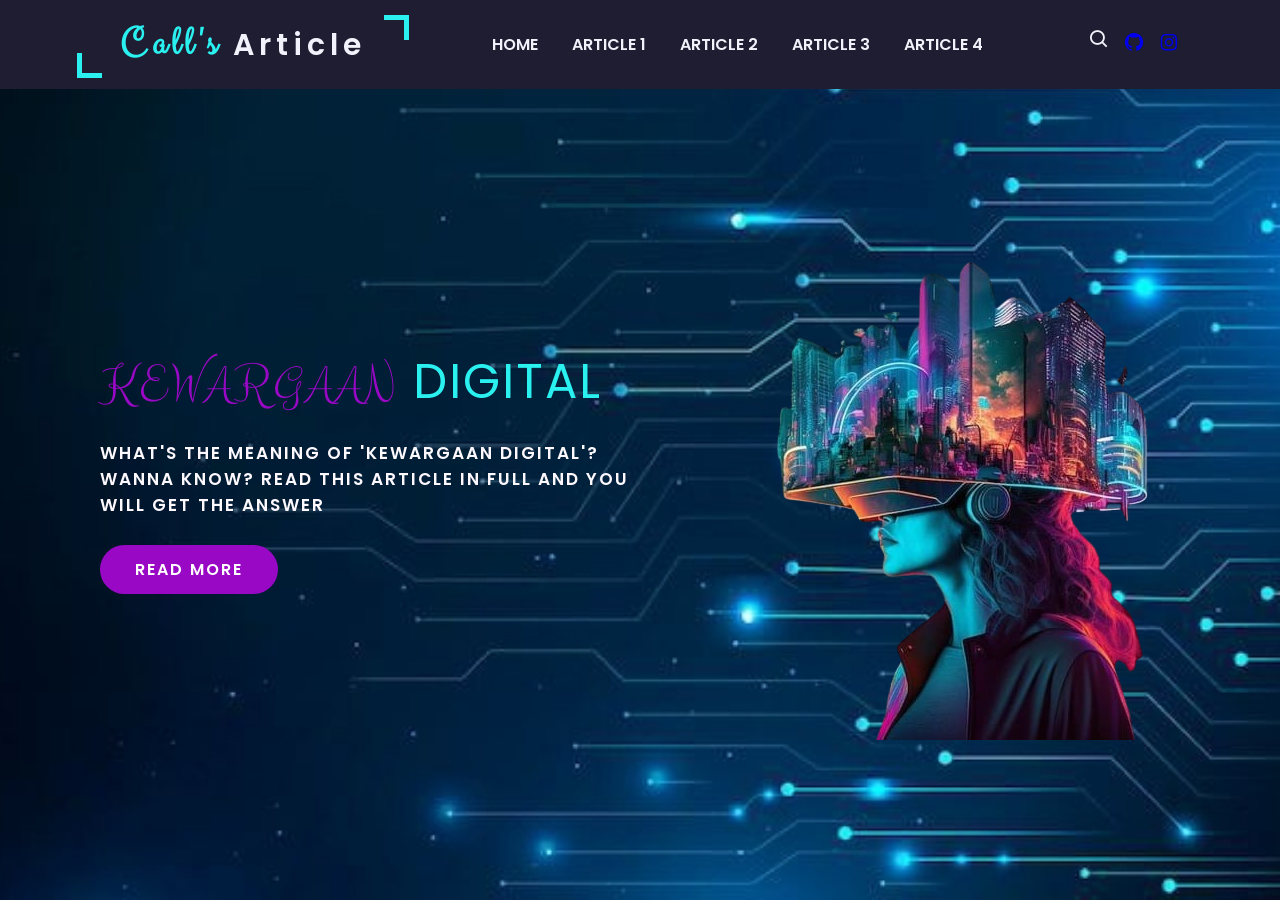
<file: index.html>
<!DOCTYPE html>
<html lang="en">
<head>
    <meta charset="UTF-8">
    <meta name="viewport" content="width=device-width, initial-scale=1.0">
    <title>Callwayst Article</title>
    <link rel="stylesheet" href="Page1/style1.css">
    <link href='https://unpkg.com/boxicons@2.1.4/css/boxicons.min.css' rel='stylesheet'>
</head>
<body>
<!-- Navbar -->
    <header>
        <div class="logo">
            <a href="#"><span>Call's</span>  Article</a>
        </div>
        <!-- menu icon -->
        <i class='bx bx-menu' id="menu-icon"></i>
        <!-- links -->
        <ul class="navbar">
            <li><a href="#home">Home</a></li>
            <li><a href="page2.html">Article 1</a></li>
            <li><a href="page3.html">Article 2</a></li>
            <li><a href="page4.html">Article 3</a></li>
            <li><a href="page5.html">Article 4</a></li>
        </ul>
        <!-- icon -->
        <div class="header-icon">
            <i class='bx bx-search' id="search-icon"></i>
            <a href="NadCllyst.github.io/callwayst"><i class='bx bxl-github'></i></a>
            <a href="https://www.instagram.com/nadcllyst?igsh=bmlxbWtrbm8zZWIz"><i class='bx bxl-instagram'></i></a>
        </div>
        <!-- search box -->
        <div class="search-box">
            <input type="search" name="" id="" placeholder="Search Here...">
        </div>
    </header>
<!-- Home -->
    <section class="home" id="home">
        <div class="home-text">
            <h1><span>Kewargaan</span> Digital</h1>
            <p>What's the meaning of 'Kewargaan Digital'? Wanna know? Read this article in full and you will get the answer</p>
            <a href="page2.html" class="btn">Read More</a>
        </div>
        <div class="home-img">
            <img src="img/Teknologi.png" alt="">
        </div>
    </section>

<!-- Footer -->

<!-- Footer end -->
<!-- Js -->
    <script src="main.js"></script>
</body>
</html>
</file>
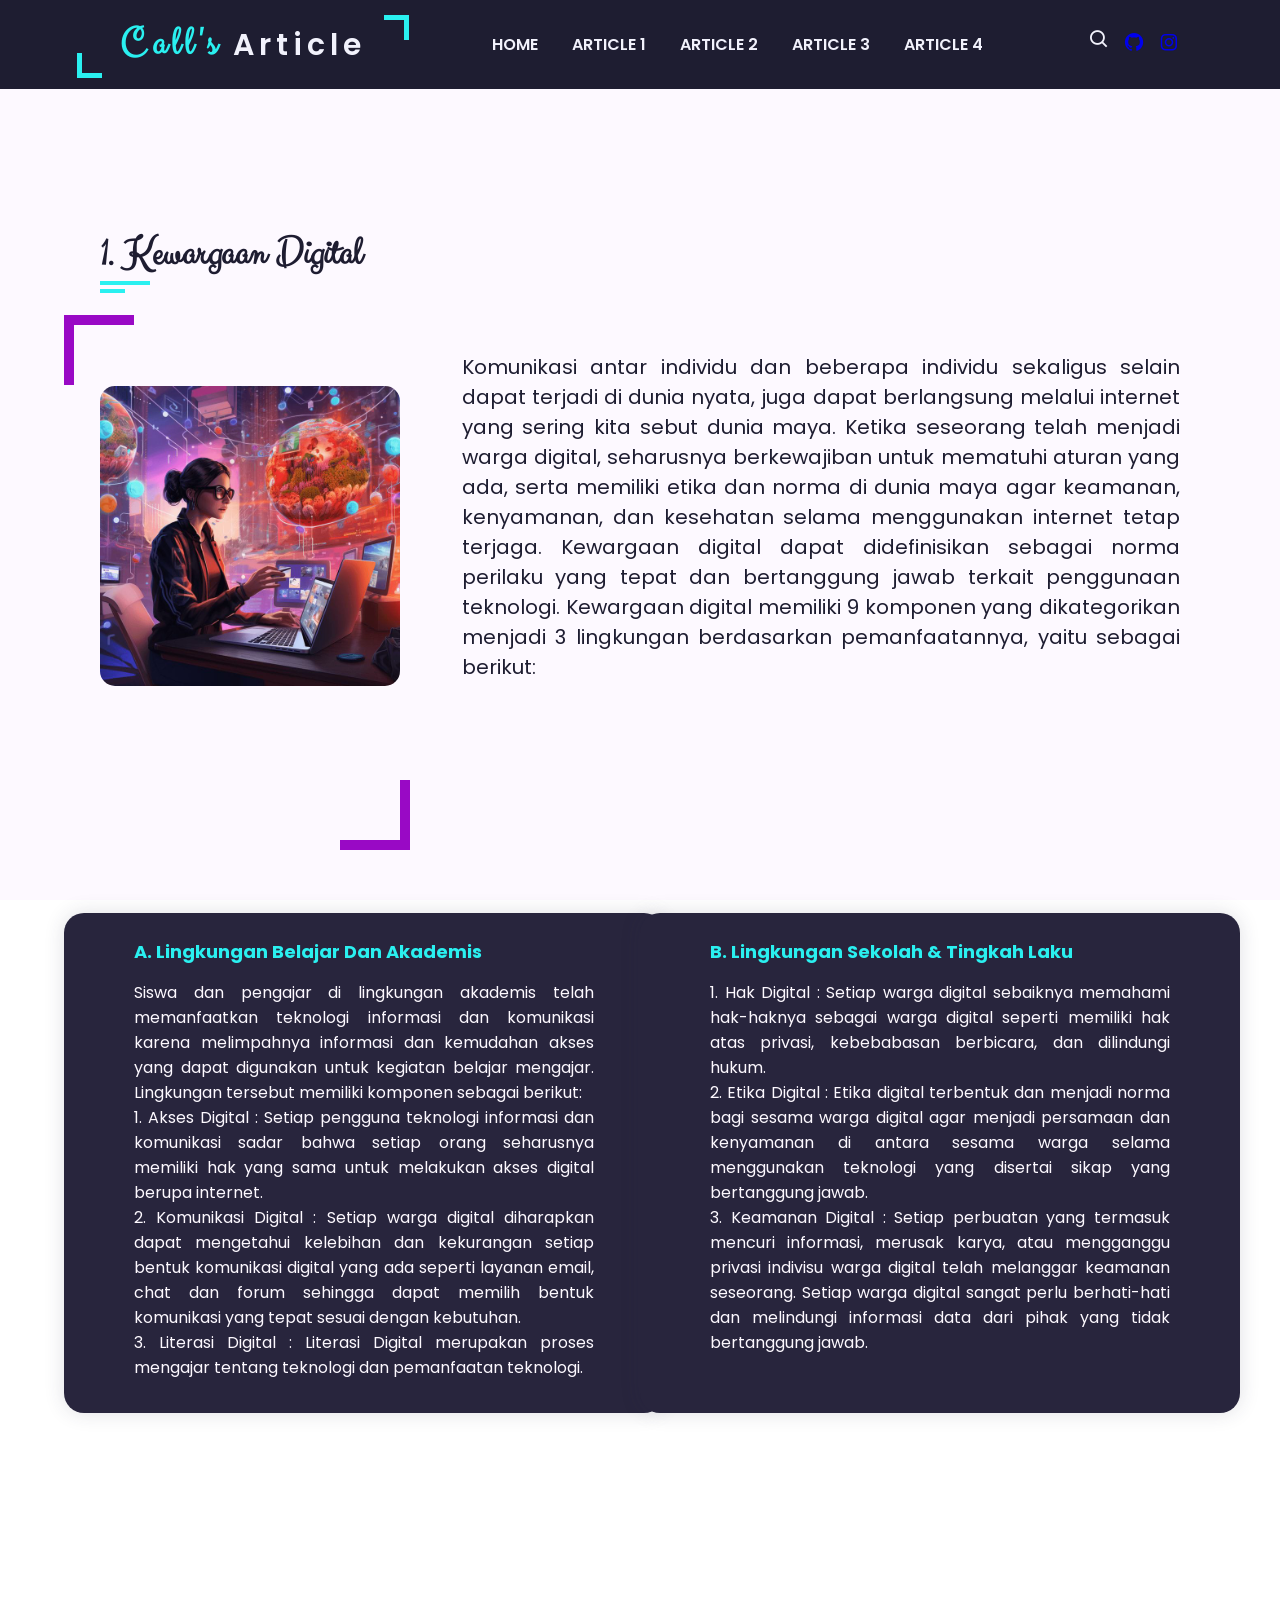
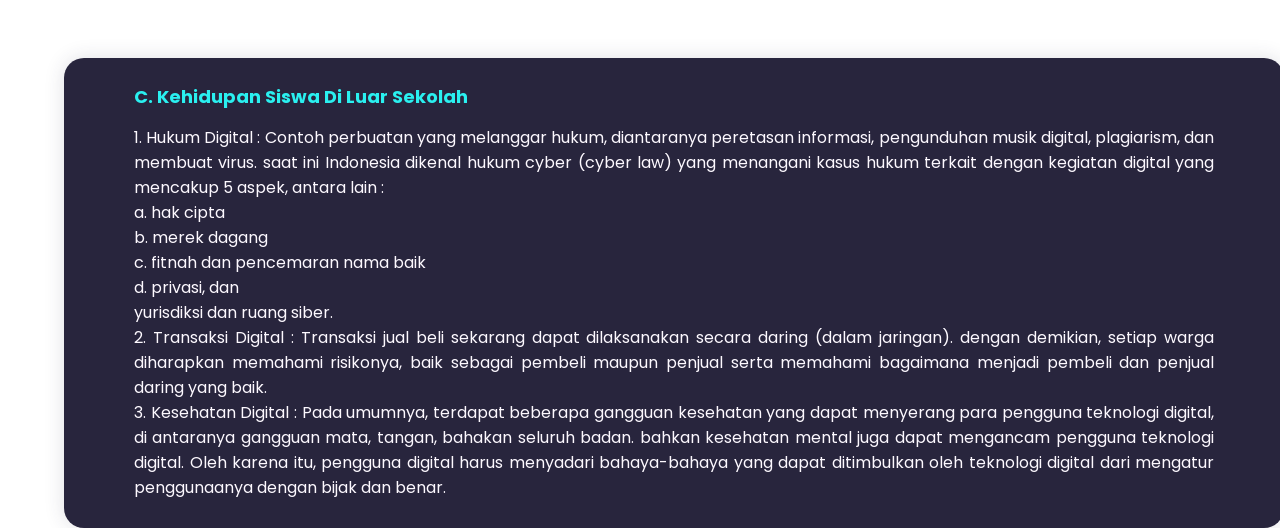
<file: page2.html>
<!DOCTYPE html>
<html lang="en">
<head>
    <meta charset="UTF-8">
    <meta name="viewport" content="width=device-width, initial-scale=1.0">
    <title>Callwayst Article</title>
    <link rel="stylesheet" href="Page2/style2.css">
    <link href='https://unpkg.com/boxicons@2.1.4/css/boxicons.min.css' rel='stylesheet'>
</head>
<body>
<!-- Navbar -->
<header>
    <div class="logo">
        <a href="#"><span>Call's</span>  Article</a>
    </div>
    <!-- menu icon -->
    <i class='bx bx-menu' id="menu-icon"></i>
    <!-- links -->
    <ul class="navbar">
        <li><a href="index.html">Home</a></li>
        <li><a href="#content-1">Article 1</a></li>
        <li><a href="page3.html">Article 2</a></li>
        <li><a href="page4.html">Article 3</a></li>
        <li><a href="page5.html">Article 4</a></li>
    </ul>
    <!-- icon -->
    <div class="header-icon">
        <i class='bx bx-search' id="search-icon"></i>
        <a href="NadCllyst.github.io/callwayst"><i class='bx bxl-github'></i></a>
        <a href="https://www.instagram.com/nadcllyst?igsh=bmlxbWtrbm8zZWIz"><i class='bx bxl-instagram'></i></a>
    </div>
    <!-- search box -->
    <div class="search-box">
        <input type="search" name="" id="" placeholder="Search Here...">
    </div>
</header>
<!-- Content 1 -->
    <section class="content-1" id="content-1">
        <div class="section-title">
            <h2>1. Kewargaan Digital</h2>
        <div class="content1-img">
            <img src="img/wargadigital.jpeg" alt="">
        </div>
    </div>
        <div class="content-text">
            <p>Komunikasi antar individu dan beberapa individu sekaligus selain dapat terjadi di dunia nyata, juga dapat berlangsung melalui internet yang sering kita sebut dunia maya.
            Ketika seseorang telah menjadi warga digital, seharusnya berkewajiban untuk mematuhi aturan yang ada, serta memiliki etika dan norma di dunia maya agar keamanan, kenyamanan, dan kesehatan selama menggunakan internet tetap terjaga.
            Kewargaan digital dapat didefinisikan sebagai norma perilaku yang tepat dan bertanggung jawab terkait penggunaan teknologi. Kewargaan digital memiliki 9 komponen yang dikategorikan menjadi 3 lingkungan berdasarkan pemanfaatannya, yaitu sebagai berikut:</p>
        </div>
        <div class="artikel1-1 shadow-dark">
                <h4>A. Lingkungan Belajar dan Akademis</h4>
                <p>Siswa dan pengajar di lingkungan akademis telah memanfaatkan teknologi informasi dan komunikasi karena melimpahnya informasi dan kemudahan akses yang dapat digunakan untuk kegiatan belajar mengajar. Lingkungan tersebut memiliki komponen sebagai berikut:
                <br> 1. Akses Digital : Setiap pengguna teknologi informasi dan komunikasi sadar bahwa setiap orang seharusnya memiliki hak yang sama untuk melakukan akses digital berupa internet.
                <br> 2. Komunikasi Digital : Setiap warga digital diharapkan dapat mengetahui kelebihan dan kekurangan setiap bentuk komunikasi digital yang ada seperti layanan email, chat dan forum sehingga dapat memilih bentuk komunikasi yang tepat sesuai dengan kebutuhan.
                <br> 3. Literasi Digital : Literasi Digital merupakan proses mengajar tentang teknologi dan pemanfaatan teknologi. </p>
        </div>
        <div class="artikel2-1 shadow-dark">
                <h4>B. Lingkungan Sekolah & Tingkah laku</h4>    
                <p>1. Hak Digital : Setiap warga digital sebaiknya memahami hak-haknya sebagai warga digital seperti memiliki hak atas privasi, kebebabasan berbicara, dan dilindungi hukum.
                <br>2. Etika Digital : Etika digital terbentuk dan menjadi norma bagi sesama warga digital agar menjadi persamaan dan kenyamanan di antara sesama warga selama menggunakan teknologi yang disertai sikap yang bertanggung jawab.
                <br>3. Keamanan Digital : Setiap perbuatan yang termasuk mencuri informasi, merusak karya, atau mengganggu privasi indivisu warga digital telah melanggar keamanan seseorang. Setiap warga digital sangat perlu berhati-hati dan melindungi informasi data dari pihak yang tidak bertanggung jawab.
                </p>
        </div>
        <div class="artikel3-1 shadow-dark">
                <h4>C. Kehidupan Siswa Di Luar sekolah</h4>
                <p>1. Hukum Digital : Contoh perbuatan yang melanggar hukum, diantaranya peretasan informasi, pengunduhan musik digital, plagiarism, dan membuat virus. saat ini Indonesia dikenal hukum cyber (cyber law) yang menangani kasus hukum terkait dengan kegiatan digital yang mencakup 5 aspek, antara lain :
                <br> a. hak cipta <br> b. merek dagang <br>c. fitnah dan pencemaran nama baik <br> d. privasi, dan <br> yurisdiksi dan ruang siber.
                <br>2. Transaksi Digital : Transaksi jual beli sekarang dapat dilaksanakan secara daring (dalam jaringan). dengan demikian, setiap warga diharapkan memahami risikonya, baik sebagai pembeli maupun penjual serta memahami bagaimana menjadi pembeli dan penjual daring yang baik.
                <br>3. Kesehatan Digital : Pada umumnya, terdapat beberapa gangguan kesehatan yang dapat menyerang para pengguna teknologi digital, di antaranya gangguan mata, tangan, bahakan seluruh badan. bahkan kesehatan mental juga dapat mengancam pengguna teknologi digital. Oleh karena itu, pengguna digital harus menyadari bahaya-bahaya yang dapat ditimbulkan oleh teknologi digital dari mengatur penggunaanya dengan bijak dan benar. 
                </p>
        </div>
    </div>
    </section>

<!-- Js -->
<script src="main.js"></script>
</body>
</html>
</file>
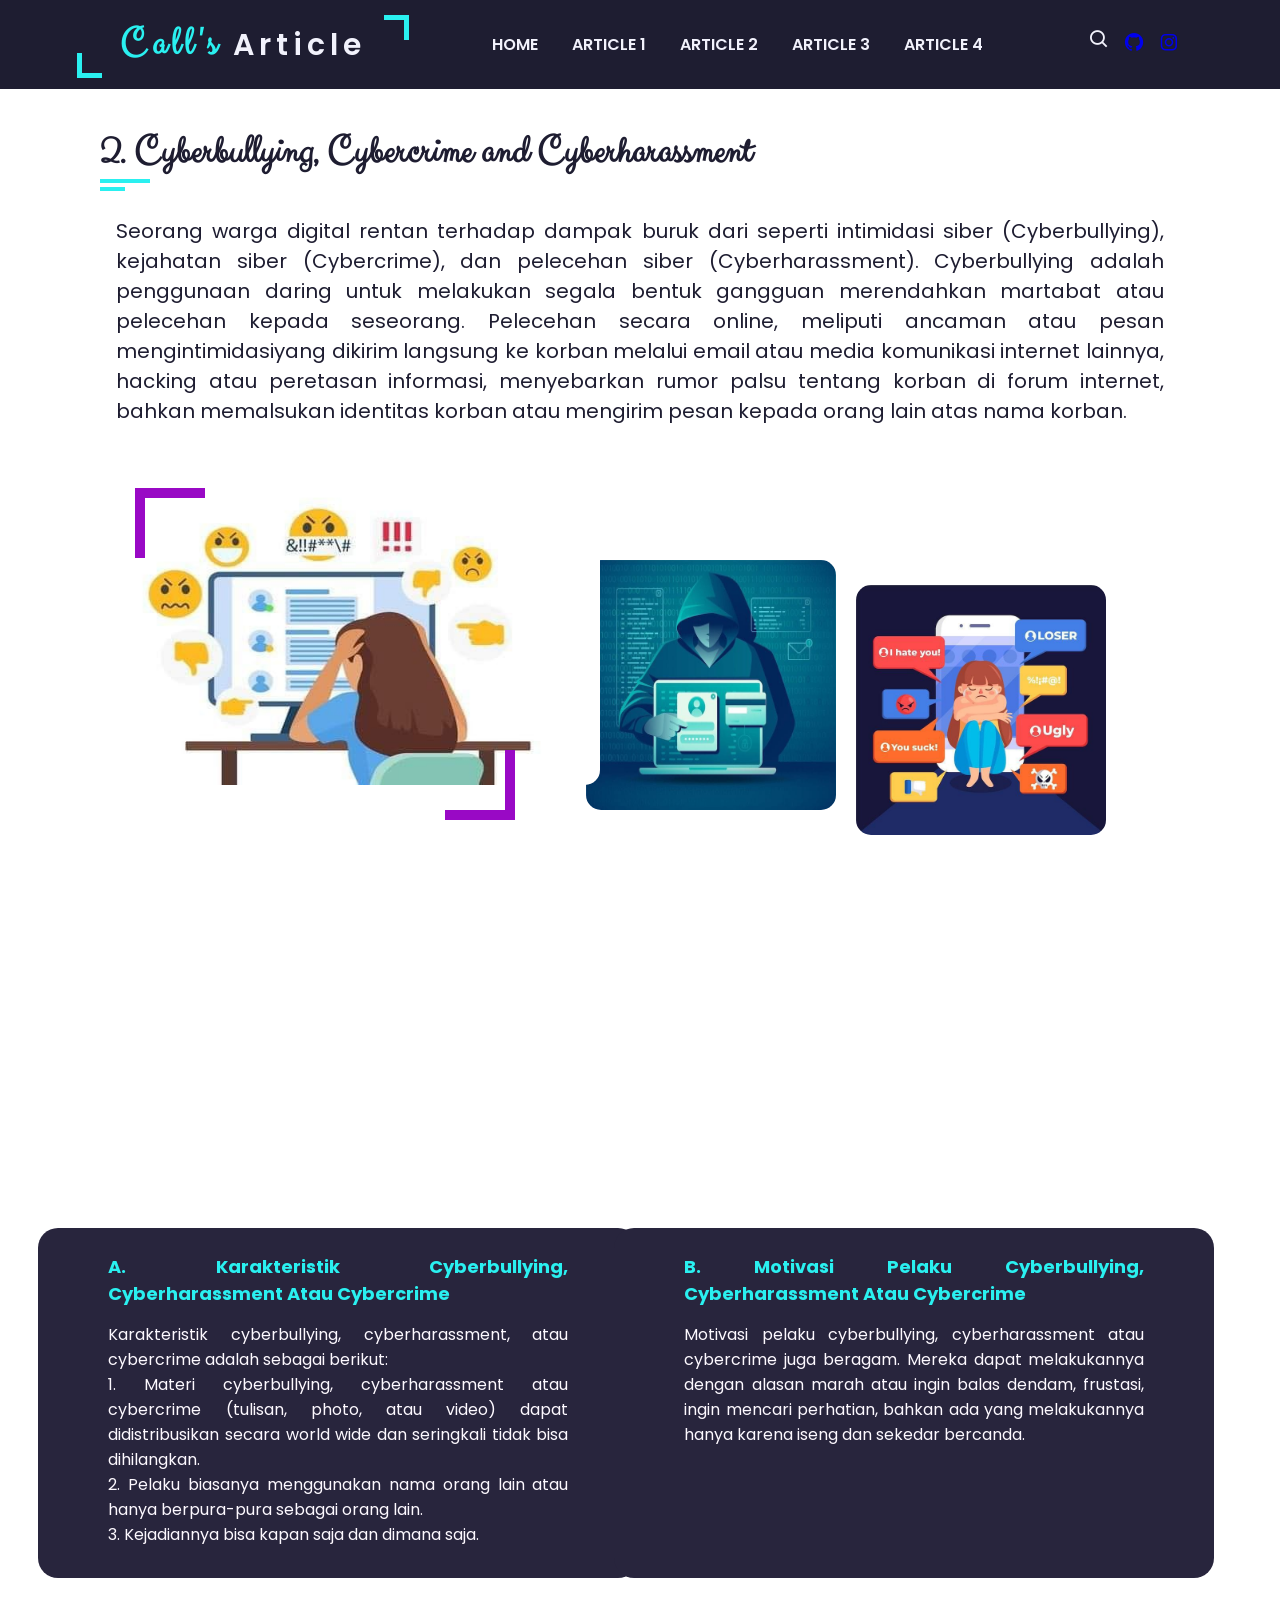
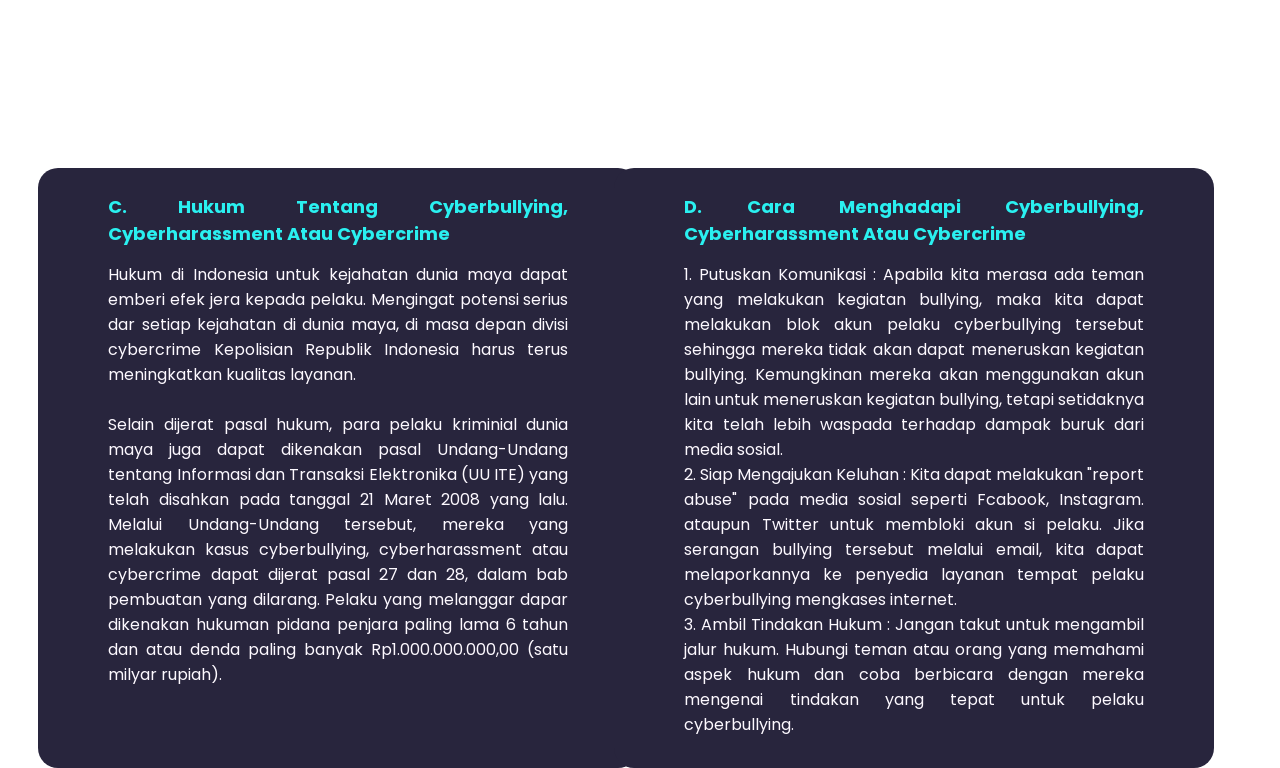
<file: page3.html>
<!DOCTYPE html>
<html lang="en">
<head>
    <meta charset="UTF-8">
    <meta name="viewport" content="width=device-width, initial-scale=1.0">
    <title>Callwayst Article</title>
    <link rel="stylesheet" href="Page3/style3.css">
    <link href='https://unpkg.com/boxicons@2.1.4/css/boxicons.min.css' rel='stylesheet'>
</head>
<body>
<!-- Navbar -->
<header>
    <div class="logo">
        <a href="#"><span>Call's</span>  Article</a>
    </div>
    <!-- menu icon -->
    <i class='bx bx-menu' id="menu-icon"></i>
    <!-- links -->
    <ul class="navbar">
        <li><a href="page1.html">Home</a></li>
        <li><a href="page2.html">Article 1</a></li>
        <li><a href="#content-2">Article 2</a></li>
        <li><a href="page4.html">Article 3</a></li>
        <li><a href="page5.html">Article 4</a></li>
    </ul>
    <!-- icon -->
    <div class="header-icon">
        <i class='bx bx-search' id="search-icon"></i>
        <a href="NadCllyst.github.io/callwayst"><i class='bx bxl-github'></i></a>
        <a href="https://www.instagram.com/nadcllyst?igsh=bmlxbWtrbm8zZWIz"><i class='bx bxl-instagram'></i></a>
    </div>
    <!-- search box -->
    <div class="search-box">
        <input type="search" name="" id="" placeholder="Search Here...">
    </div>
</header>

<!-- Content 2 -->
<section class="Content-2" id="content-2">
    <div class="section-title">
        <h2>2. Cyberbullying, Cybercrime and Cyberharassment</h2>
    </div>
    <div class="content2-text">
        <p>Seorang warga digital rentan terhadap dampak buruk dari seperti intimidasi siber (Cyberbullying), kejahatan siber (Cybercrime), dan pelecehan siber (Cyberharassment).
        Cyberbullying adalah penggunaan daring untuk melakukan segala bentuk gangguan merendahkan martabat atau pelecehan kepada seseorang. Pelecehan secara online, meliputi ancaman atau pesan mengintimidasiyang dikirim langsung ke korban melalui email atau media komunikasi internet lainnya,
        hacking atau peretasan informasi, menyebarkan rumor palsu tentang korban di forum internet, bahkan memalsukan identitas korban atau mengirim pesan kepada orang lain atas nama korban.
        </p>
    </div>
    <div class="content2-img">
        <img src="img/bully.jpeg" alt="">
    </div>
    <div class="content2-img1">
        <img src="img/crime.jpeg" alt="">
    </div>
    <div class="content2-img2">
        <img src="img/harassment.jpeg" alt="">
    </div>
    <div class="artikel1">
            <h4>A. Karakteristik Cyberbullying, Cyberharassment atau Cybercrime </h4>
            <p> Karakteristik cyberbullying, cyberharassment, atau cybercrime adalah sebagai berikut:
            <br>1. Materi cyberbullying, cyberharassment atau cybercrime (tulisan, photo, atau video) dapat didistribusikan secara world wide dan seringkali tidak bisa dihilangkan.
            <br>2. Pelaku biasanya menggunakan nama orang lain atau hanya berpura-pura sebagai orang lain.
            <br>3. Kejadiannya bisa kapan saja dan dimana saja.
            </p>
        </div>
        <div class="artikel2">
            <h4>B. Motivasi pelaku Cyberbullying, Cyberharassment atau Cybercrime</h4>    
            <p>Motivasi pelaku cyberbullying, cyberharassment atau cybercrime juga beragam. Mereka dapat melakukannya dengan alasan marah atau ingin balas dendam, frustasi, ingin mencari perhatian, bahkan ada yang melakukannya hanya karena iseng dan sekedar bercanda. </p>
        </div>
        <div class="artikel3">
            <h4>C. Hukum tentang Cyberbullying, Cyberharassment atau Cybercrime</h4>
            <p>     Hukum di Indonesia untuk kejahatan dunia maya dapat emberi efek jera kepada pelaku. Mengingat potensi serius dar setiap kejahatan di dunia maya, di masa depan divisi cybercrime Kepolisian Republik Indonesia harus terus meningkatkan kualitas layanan. <br>
            <br>    Selain dijerat pasal hukum, para pelaku kriminial dunia maya juga dapat dikenakan pasal Undang-Undang tentang Informasi dan Transaksi Elektronika (UU ITE) yang telah disahkan pada tanggal 21 Maret 2008 yang lalu.
            Melalui Undang-Undang tersebut, mereka yang melakukan kasus cyberbullying, cyberharassment atau cybercrime dapat dijerat pasal 27 dan 28, dalam bab pembuatan yang dilarang.
            Pelaku yang melanggar dapar dikenakan hukuman pidana penjara paling lama 6 tahun dan atau denda paling banyak Rp1.000.000.000,00 (satu milyar rupiah).
            </p>
        </div>
        <div class="artikel4">
            <h4>D. Cara Menghadapi Cyberbullying, Cyberharassment atau Cybercrime</h4>
            <p>1. Putuskan Komunikasi : Apabila kita merasa ada teman yang melakukan kegiatan bullying, maka kita dapat melakukan blok akun pelaku cyberbullying tersebut sehingga mereka tidak akan dapat meneruskan kegiatan bullying. Kemungkinan mereka akan menggunakan akun lain untuk meneruskan kegiatan bullying, tetapi setidaknya kita telah lebih waspada terhadap dampak buruk dari media sosial.
            <br>2. Siap Mengajukan Keluhan : Kita dapat melakukan "report abuse" pada media sosial seperti Fcabook, Instagram. ataupun Twitter untuk membloki akun si pelaku. Jika serangan bullying tersebut melalui email, kita dapat melaporkannya ke penyedia layanan tempat pelaku cyberbullying mengkases internet. 
            <br>3. Ambil Tindakan Hukum : Jangan takut untuk mengambil jalur hukum. Hubungi teman atau orang yang memahami aspek hukum dan coba berbicara dengan mereka mengenai tindakan yang tepat untuk pelaku cyberbullying.
            </p>
        </div>
    </div>
</section>
<!-- Js -->
<script src="main.js"></script>
</body>
</html>
</file>
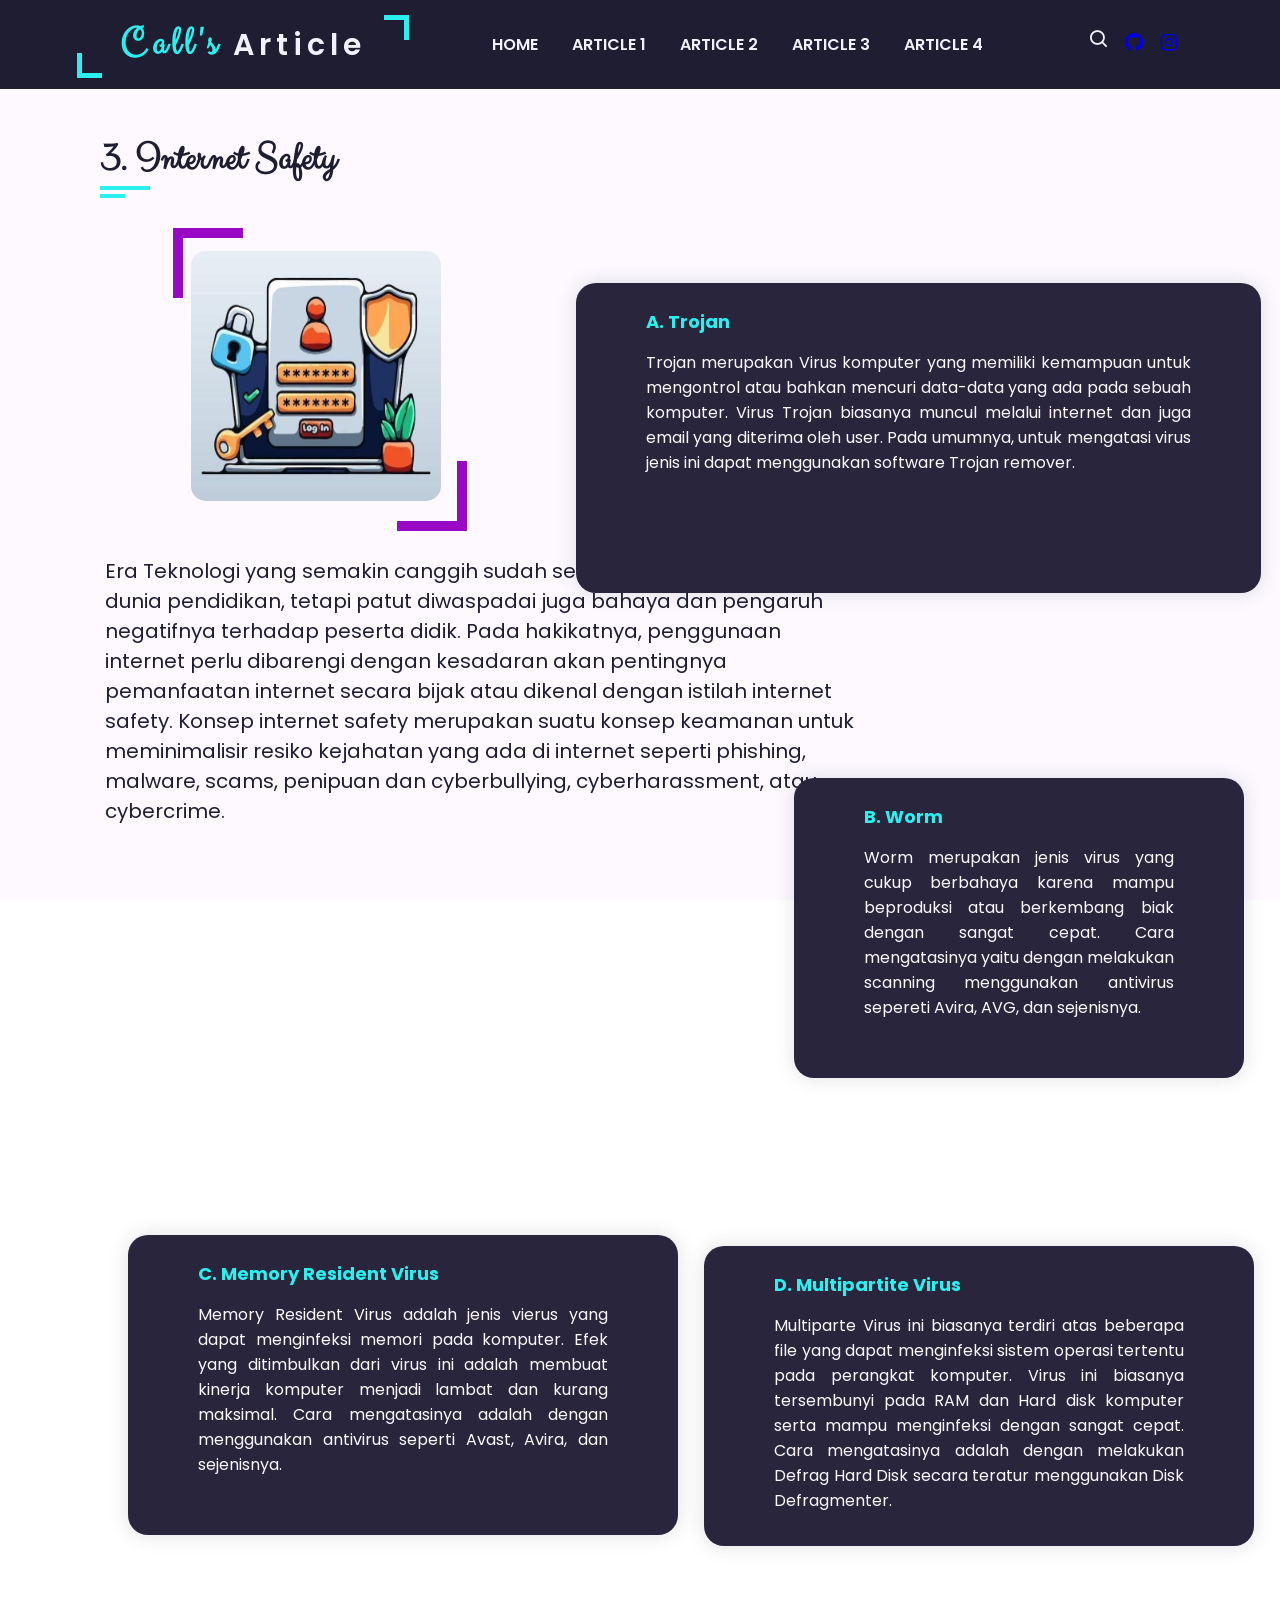
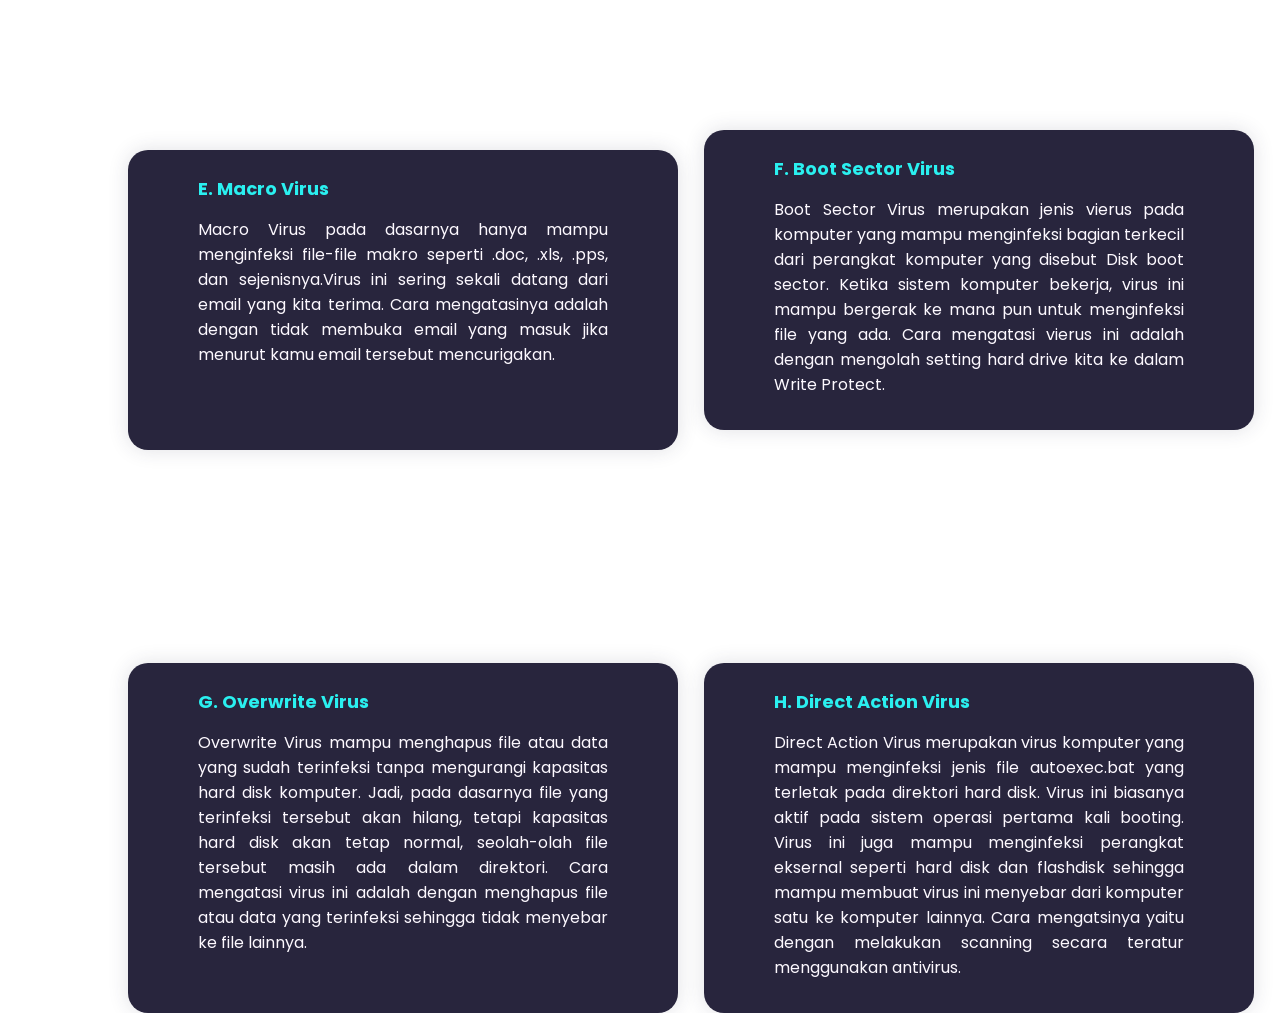
<file: page4.html>
<!DOCTYPE html>
<html lang="en">
<head>
    <meta charset="UTF-8">
    <meta name="viewport" content="width=device-width, initial-scale=1.0">
    <title>Callwayst Article</title>
    <link rel="stylesheet" href="Page4/style4.css">
    <link href='https://unpkg.com/boxicons@2.1.4/css/boxicons.min.css' rel='stylesheet'>
</head>
<body>
<!-- Navbar -->
<header>
    <div class="logo">
        <a href="#"><span>Call's</span>  Article</a>
    </div>
    <!-- menu icon -->
    <i class='bx bx-menu' id="menu-icon"></i>
    <!-- links -->
    <ul class="navbar">
        <li><a href="page1.html">Home</a></li>
        <li><a href="page2.html">Article 1</a></li>
        <li><a href="page3.html">Article 2</a></li>
        <li><a href="#content-3">Article 3</a></li>
        <li><a href="page5.html">Article 4</a></li>
    </ul>
    <!-- icon -->
    <div class="header-icon">
        <i class='bx bx-search' id="search-icon"></i>
        <a href="NadCllyst.github.io/callwayst"><i class='bx bxl-github'></i></a>
        <a href="https://www.instagram.com/nadcllyst?igsh=bmlxbWtrbm8zZWIz"><i class='bx bxl-instagram'></i></a>
    </div>
    <!-- search box -->
    <div class="search-box">
        <input type="search" name="" id="" placeholder="Search Here...">
    </div>
</header>

<!-- Content 3 -->
<section class="content-3" id="content-3">
    <div class="section-title">
        <h2>3. Internet Safety</h2>
    <div class="content3-img">
        <img src="img/Internetsafety.jpeg" alt="">
    </div>
    <div class="content3-text">
    <p>Era Teknologi yang semakin canggih sudah seharusnya diterapkan di  <br> dunia pendidikan, tetapi patut diwaspadai juga bahaya dan pengaruh <br> negatifnya terhadap peserta didik.
    Pada hakikatnya, penggunaan <br>internet perlu dibarengi dengan kesadaran akan pentingnya <br>pemanfaatan internet secara bijak atau  dikenal dengan istilah internet <br> safety.
    Konsep internet safety merupakan suatu  konsep keamanan untuk <br> meminimalisir resiko kejahatan yang ada di internet seperti phishing, <br>malware, scams, penipuan dan cyberbullying, cyberharassment, atau <br> cybercrime.</p>
    </div> 
</div>
    <div class="artikel1 shadow-dark">
        <h4>A. Trojan</h4>
        <p>Trojan merupakan Virus komputer yang memiliki kemampuan untuk mengontrol atau bahkan mencuri data-data yang ada pada sebuah komputer. 
        Virus Trojan biasanya muncul melalui internet dan juga email yang diterima oleh user. Pada umumnya, untuk mengatasi virus jenis ini dapat menggunakan software Trojan remover.</p>
    </div>
    <div class="artikel2 shadow-dark">
        <h4>B. Worm</h4>    
        <p>Worm merupakan jenis virus yang cukup berbahaya karena mampu beproduksi atau berkembang biak dengan sangat cepat. Cara mengatasinya yaitu dengan melakukan scanning menggunakan antivirus sepereti Avira, AVG, dan sejenisnya.</p>
    </div>
    <div class="artikel3 shadow-dark">
        <h4>C. Memory Resident Virus</h4>
        <p>Memory Resident Virus adalah jenis vierus yang dapat menginfeksi memori pada komputer. Efek yang ditimbulkan dari virus ini adalah membuat kinerja komputer menjadi lambat dan kurang maksimal. 
        Cara mengatasinya adalah dengan menggunakan antivirus seperti Avast, Avira, dan sejenisnya.</p>
    </div>
    <div class="artikel4 shadow-dark">
        <h4>D. Multipartite Virus</h4>
        <p>Multiparte Virus ini biasanya terdiri atas beberapa file yang dapat menginfeksi sistem operasi tertentu pada perangkat komputer. Virus ini biasanya tersembunyi pada RAM dan Hard disk komputer serta mampu menginfeksi dengan sangat cepat.
        Cara mengatasinya adalah dengan melakukan Defrag Hard Disk secara teratur menggunakan Disk Defragmenter. 
        </p>
    </div>
    <div class="artikel5 shadow-dark">
        <h4>E. Macro Virus</h4>    
        <p>Macro Virus pada dasarnya hanya mampu menginfeksi file-file makro seperti .doc, .xls, .pps, dan sejenisnya.Virus ini sering sekali datang dari email yang kita terima.
            Cara mengatasinya adalah dengan tidak membuka email yang masuk jika menurut kamu email tersebut mencurigakan. 
        </p>
    </div>
    <div class="artikel6 shadow-dark">
        <h4>F. Boot Sector Virus</h4>
        <p>Boot Sector Virus merupakan jenis vierus pada komputer yang mampu menginfeksi bagian terkecil dari perangkat komputer yang disebut Disk boot sector.
        Ketika sistem komputer bekerja, virus ini mampu bergerak ke mana pun untuk menginfeksi file yang ada.
        Cara mengatasi vierus ini adalah dengan mengolah setting hard drive kita ke dalam Write Protect.
        </p>
    </div>
    <div class="artikel7 shadow-dark">
        <h4>G. Overwrite Virus</h4>
        <p>Overwrite Virus mampu menghapus file atau data yang sudah terinfeksi tanpa mengurangi kapasitas hard disk komputer. 
        Jadi, pada dasarnya file yang terinfeksi tersebut akan hilang, tetapi kapasitas hard disk akan tetap normal, seolah-olah file tersebut masih ada dalam direktori.
        Cara mengatasi virus ini adalah dengan menghapus file atau data yang terinfeksi sehingga tidak menyebar ke file lainnya.</p>
    </div>
    <div class="artikel8 shadow-dark">
        <h4>H. Direct Action Virus</h4>    
        <p> Direct Action Virus merupakan virus komputer yang mampu menginfeksi jenis file autoexec.bat yang terletak pada direktori hard disk. 
        Virus ini biasanya aktif pada sistem operasi pertama kali booting.
        Virus ini juga mampu menginfeksi perangkat eksernal seperti hard disk dan flashdisk sehingga mampu membuat virus ini menyebar dari komputer satu ke komputer lainnya.
        Cara mengatsinya yaitu dengan melakukan scanning secara teratur menggunakan antivirus.
        </p>
    </div>
</section> 

<!-- Js -->
<script src="main.js"></script>
</body>
</html>
</file>
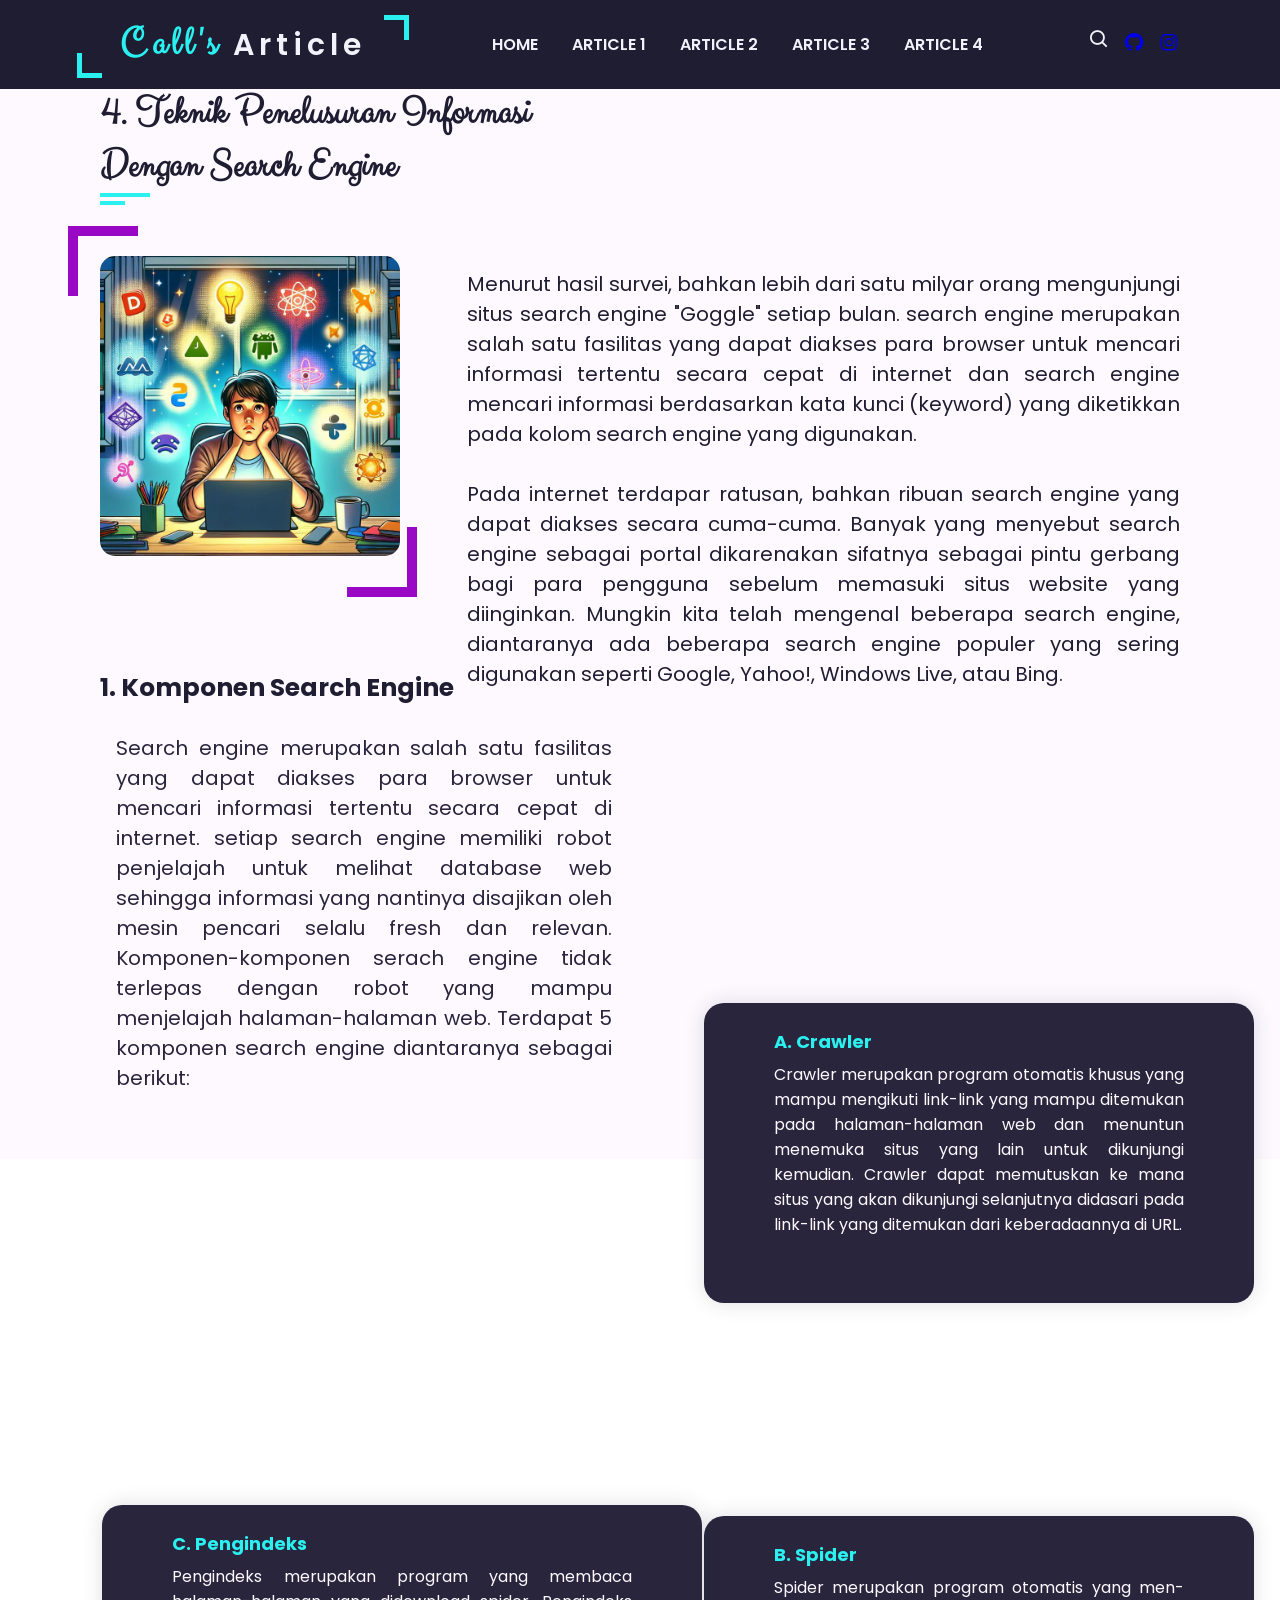
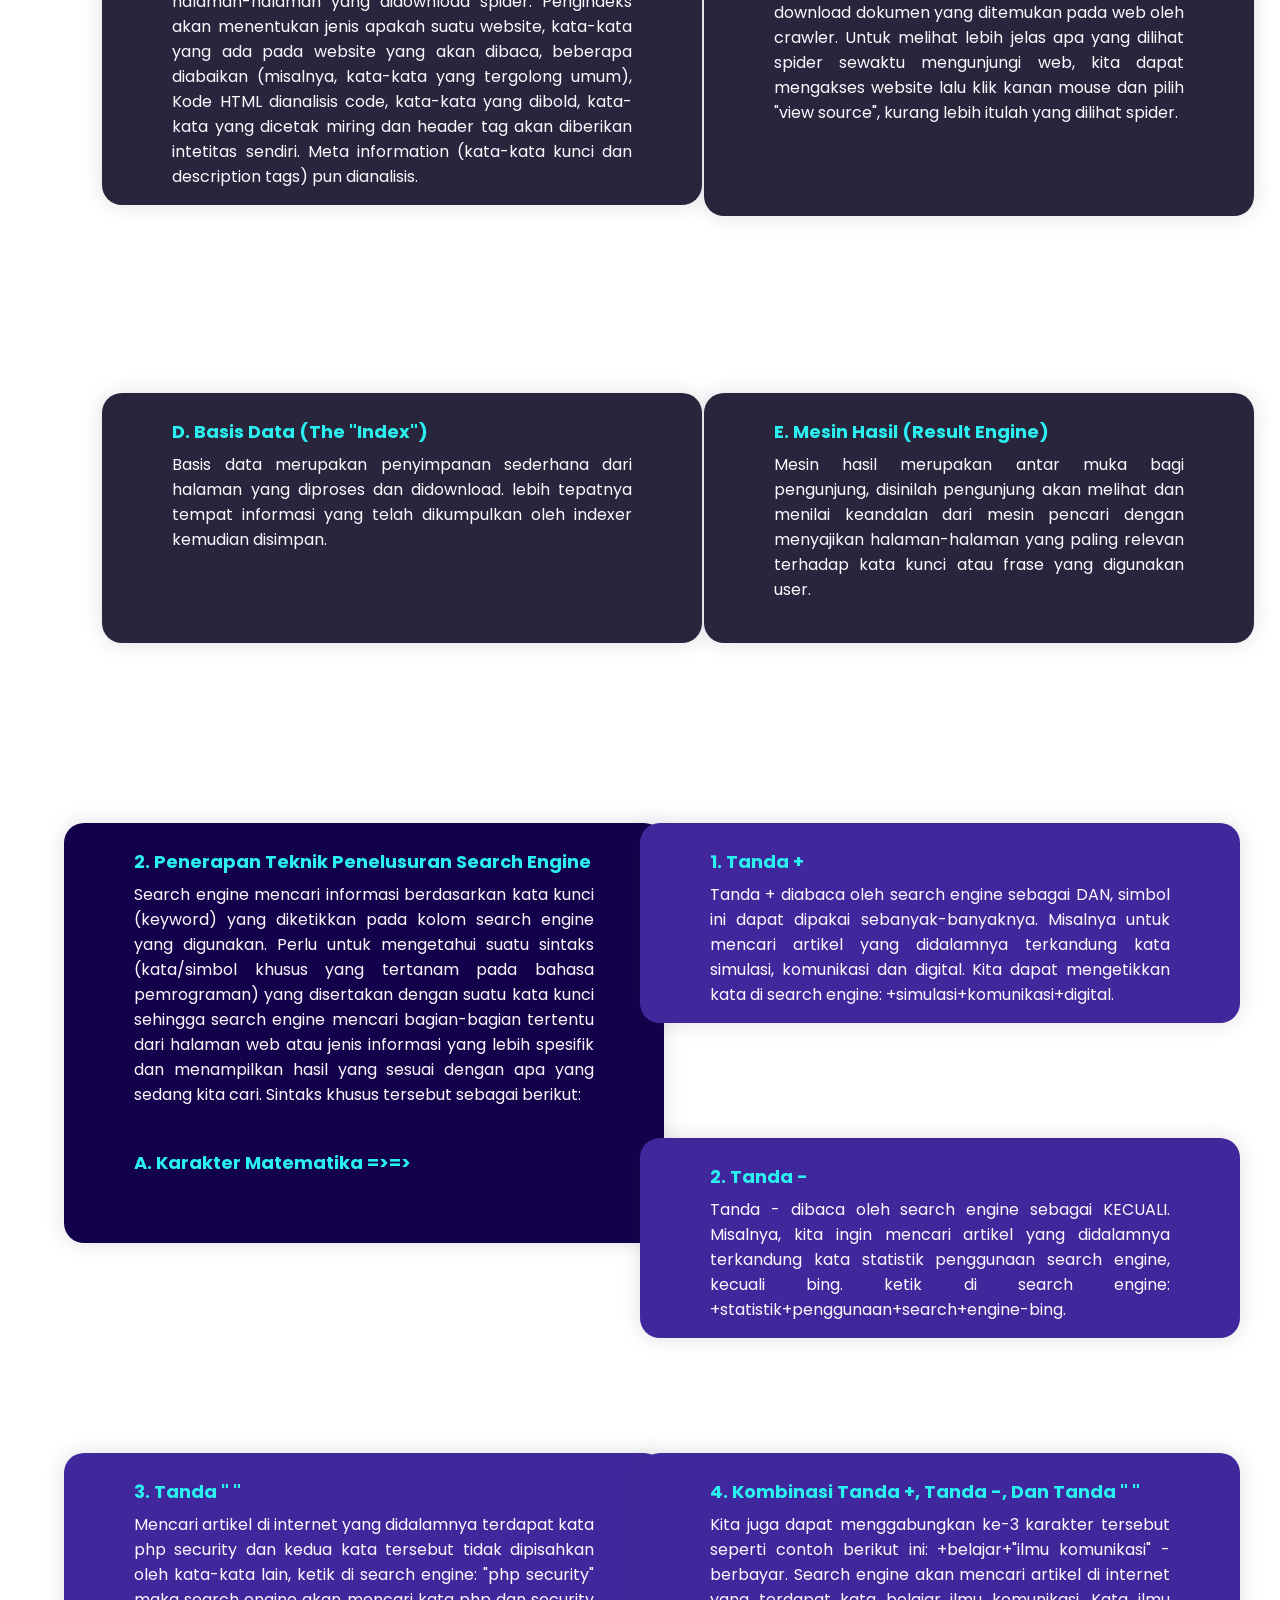
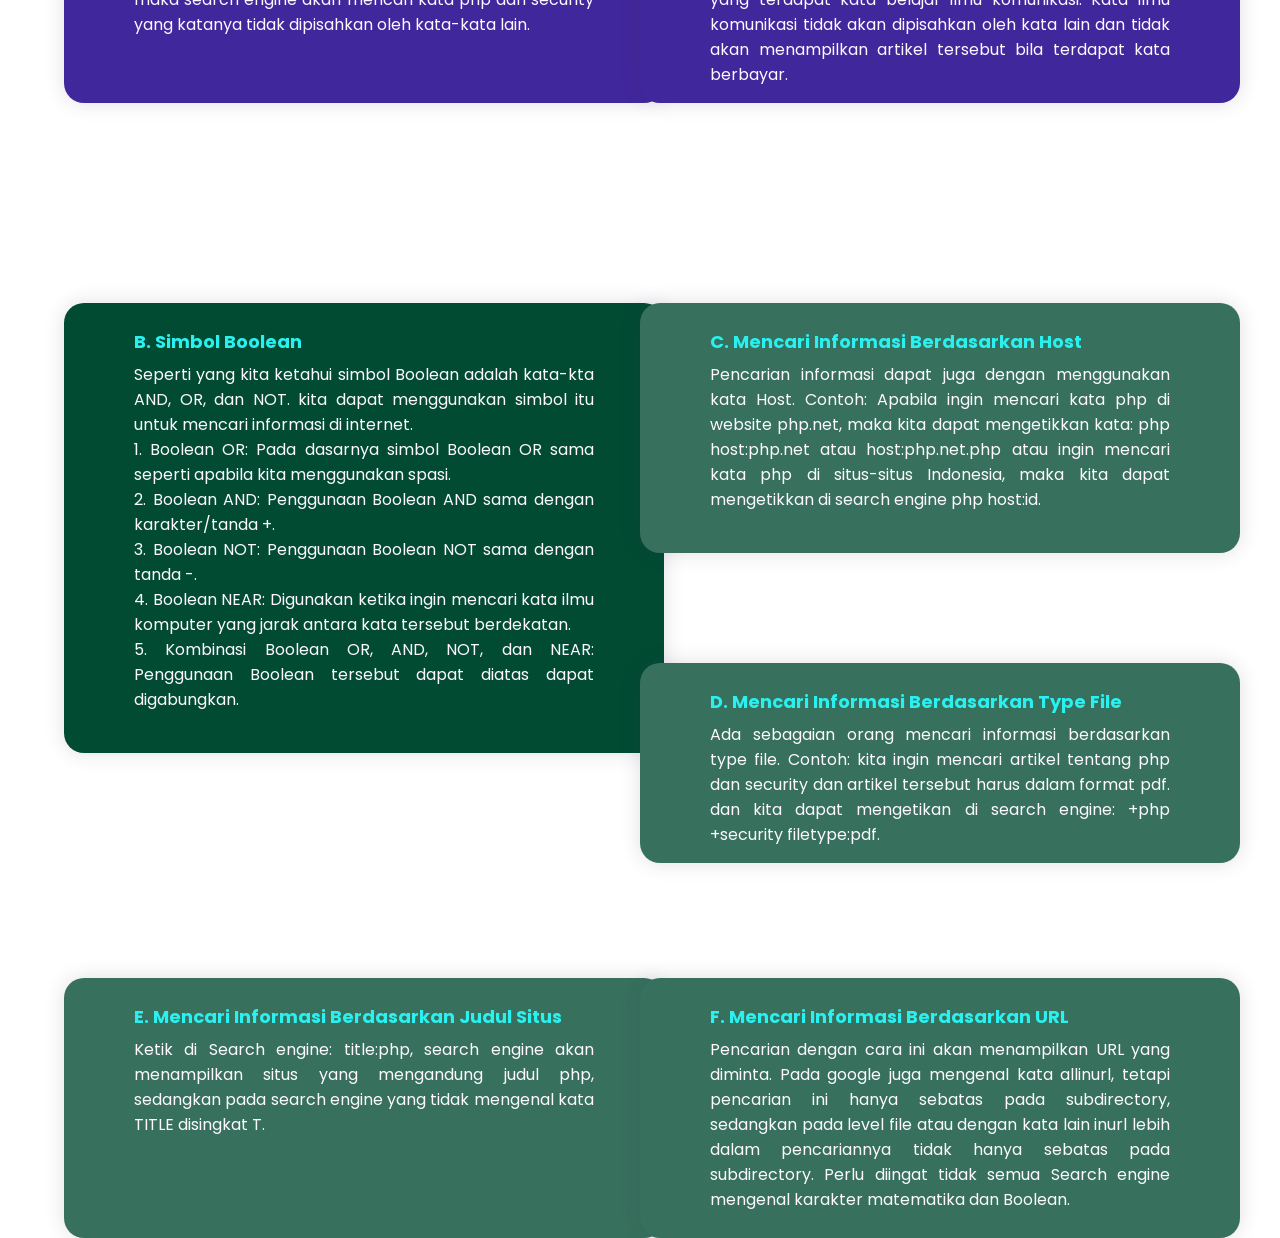
<file: page5.html>
<!DOCTYPE html>
<html lang="en">
<head>
    <meta charset="UTF-8">
    <meta name="viewport" content="width=device-width, initial-scale=1.0">
    <title>Callwayst Article</title>
    <link rel="stylesheet" href="Page5/style5.css">
    <link href='https://unpkg.com/boxicons@2.1.4/css/boxicons.min.css' rel='stylesheet'>
</head>
<body>
<!-- Navbar -->
<header>
    <div class="logo">
        <a href="#"><span>Call's</span>  Article</a>
    </div>
    <!-- menu icon -->
    <i class='bx bx-menu' id="menu-icon"></i>
    <!-- links -->
    <ul class="navbar">
        <li><a href="page1.html">Home</a></li>
        <li><a href="page2.html">Article 1</a></li>
        <li><a href="page3.html">Article 2</a></li>
        <li><a href="page4.html">Article 3</a></li>
        <li><a href="content-4">Article 4</a></li>
    </ul>
    <!-- icon -->
    <div class="header-icon">
        <i class='bx bx-search' id="search-icon"></i>
        <a href="NadCllyst.github.io/callwayst"><i class='bx bxl-github'></i></a>
        <a href="https://www.instagram.com/nadcllyst?igsh=bmlxbWtrbm8zZWIz"><i class='bx bxl-instagram'></i></a>
    </div>
    <!-- search box -->
    <div class="search-box">
        <input type="search" name="" id="" placeholder="Search Here...">
    </div>
</header>
<!-- Content 4 -->
<section class="content-4" id="content-4">
    <div class="section-title">
        <h2>4. Teknik Penelusuran Informasi <br>Dengan Search Engine</h2>
    <div class="content4-img">
        <img src="img/Searchengine.jpeg" alt="">
    </div>
        <div class="content-text">
        <h6>1. Komponen Search Engine</h6>
        <p>Search engine merupakan salah satu fasilitas yang dapat diakses para browser untuk mencari informasi tertentu secara cepat di internet. setiap search engine memiliki robot penjelajah untuk melihat database web sehingga informasi yang nantinya disajikan oleh mesin pencari selalu fresh dan relevan.
        Komponen-komponen serach engine tidak terlepas dengan robot yang mampu menjelajah halaman-halaman web. Terdapat 5 komponen search engine diantaranya sebagai berikut:
        </p>
    </div>
</div>
    <div class="content4-text">
        <p>Menurut hasil survei, bahkan lebih dari satu milyar orang mengunjungi situs search engine "Goggle" setiap bulan. search engine merupakan salah satu fasilitas yang dapat diakses para browser untuk mencari informasi tertentu secara cepat di internet dan search engine mencari informasi berdasarkan kata kunci (keyword) yang diketikkan pada kolom search engine yang digunakan. <br>
        <br> Pada internet terdapar ratusan, bahkan ribuan search engine yang dapat diakses secara cuma-cuma. Banyak yang menyebut search engine sebagai portal dikarenakan sifatnya sebagai pintu gerbang bagi para pengguna sebelum memasuki situs website yang diinginkan. Mungkin kita telah mengenal beberapa search engine, diantaranya ada beberapa search engine populer yang sering digunakan seperti Google, Yahoo!, Windows Live, atau Bing. 
        </p>
    </div>
    <div class="artikel1 shadow-dark">
            <h4>A. Crawler</h4>
            <p>Crawler merupakan program otomatis khusus yang mampu mengikuti link-link yang mampu ditemukan pada halaman-halaman web dan menuntun menemuka situs yang lain untuk dikunjungi kemudian. Crawler dapat memutuskan ke mana situs yang akan dikunjungi selanjutnya didasari pada link-link yang ditemukan dari keberadaannya di URL.</p>
        </div>
        <div class="artikel2 shadow-dark">
            <h4>B. Spider</h4>    
            <p>Spider merupakan program otomatis yang men-download dokumen yang ditemukan pada web oleh crawler. Untuk melihat lebih jelas apa yang dilihat spider sewaktu mengunjungi web, kita dapat mengakses website lalu klik kanan mouse dan pilih "view source", kurang lebih itulah yang dilihat spider.</p>
        </div>
        <div class="artikel3 shadow-dark">
            <h4>C. Pengindeks</h4>
            <p>Pengindeks merupakan program yang membaca halaman-halaman yang didownload spider. Pengindeks akan menentukan jenis apakah suatu website, kata-kata yang ada pada website yang akan dibaca, beberapa diabaikan (misalnya, kata-kata yang tergolong umum), Kode HTML dianalisis code, kata-kata yang dibold, kata-kata yang dicetak miring dan header tag akan diberikan intetitas sendiri. Meta information (kata-kata kunci dan description tags) pun dianalisis.</p>
        </div>
        <div class="artikel4 shadow-dark">
            <h4>D. Basis data (the "index")</h4>
            <p>Basis data merupakan penyimpanan  sederhana dari halaman yang diproses dan didownload. lebih tepatnya tempat informasi yang telah dikumpulkan oleh indexer kemudian disimpan.</p>
        </div>
        <div class="artikel5 shadow-dark">
            <h4>E. Mesin hasil (Result Engine)</h4>    
            <p>Mesin hasil merupakan antar muka bagi pengunjung, disinilah pengunjung akan melihat dan menilai keandalan dari mesin pencari dengan menyajikan halaman-halaman yang paling relevan terhadap kata kunci atau frase yang digunakan user.</p>
        </div>
        <div class="artikel1-1 shadow-dark">
            <h4>2. Penerapan Teknik Penelusuran Search Engine</h4>
            <p>Search engine mencari informasi berdasarkan kata kunci (keyword) yang diketikkan pada kolom search engine yang digunakan. Perlu untuk mengetahui suatu sintaks (kata/simbol khusus yang tertanam pada bahasa pemrograman) yang disertakan dengan suatu kata kunci sehingga search engine mencari bagian-bagian tertentu dari halaman web atau jenis informasi yang lebih spesifik dan menampilkan hasil yang sesuai dengan apa yang sedang kita cari. Sintaks khusus tersebut sebagai berikut: <br></p>
            <h4> <br>A. Karakter Matematika =>=></h4>
        </div>
        <div class="artikel2-1 shadow-dark">
            <h4>1. Tanda +</h4>    
            <p>Tanda + diabaca oleh search engine sebagai DAN, simbol ini dapat dipakai sebanyak-banyaknya. Misalnya untuk mencari artikel yang didalamnya terkandung kata simulasi, komunikasi dan digital. Kita dapat mengetikkan kata di search engine: +simulasi+komunikasi+digital.</p>
        </div>
        <div class="artikel3-1 shadow-dark">
            <h4>2. Tanda -</h4>
            <p>Tanda - dibaca oleh search engine sebagai KECUALI. Misalnya, kita ingin mencari artikel yang didalamnya terkandung kata statistik penggunaan search engine, kecuali bing. ketik di search engine: +statistik+penggunaan+search+engine-bing.</p>
        </div>
        <div class="artikel4-1 shadow-dark">
            <h4>3. Tanda " "</h4>
            <p>Mencari artikel di internet yang didalamnya terdapat kata php security dan kedua kata tersebut tidak dipisahkan oleh kata-kata lain, ketik di search engine: "php security" maka search engine akan mencari kata php dan security yang katanya tidak dipisahkan oleh kata-kata lain. </p>
        </div>
        <div class="artikel5-1 shadow-dark">
            <h4>4. Kombinasi Tanda +, Tanda -, dan Tanda " "</h4>    
            <p>Kita juga dapat menggabungkan ke-3 karakter tersebut seperti contoh berikut ini: +belajar+"ilmu komunikasi" -berbayar. Search engine akan mencari artikel di internet yang terdapat kata belajar ilmu komunikasi. Kata ilmu komunikasi tidak akan dipisahkan oleh kata lain dan tidak akan menampilkan artikel tersebut bila terdapat kata berbayar.</p>
        </div>
        <div class="artikel1-2 shadow-dark">
            <h4>B. Simbol Boolean</h4>
            <p>Seperti yang kita ketahui simbol Boolean adalah kata-kta AND, OR, dan NOT. kita dapat menggunakan simbol itu untuk mencari informasi di internet. <br>1. Boolean OR: Pada dasarnya simbol Boolean OR sama seperti apabila kita menggunakan spasi. <br>2. Boolean AND: Penggunaan Boolean AND sama dengan karakter/tanda +.
            <br>3. Boolean NOT:  Penggunaan Boolean NOT sama dengan tanda -. <br>4. Boolean NEAR: Digunakan ketika ingin mencari kata ilmu komputer yang jarak antara kata tersebut berdekatan. <br>5. Kombinasi Boolean OR, AND, NOT, dan NEAR: Penggunaan Boolean tersebut dapat diatas dapat digabungkan. </p>
        </div>
        <div class="artikel2-2 shadow-dark">
            <h4>C. Mencari informasi Berdasarkan Host</h4>    
            <p>Pencarian informasi dapat juga dengan menggunakan kata Host. Contoh: Apabila ingin mencari kata php di website php.net, maka kita dapat mengetikkan kata: php host:php.net atau host:php.net.php atau ingin mencari kata php di situs-situs Indonesia, maka kita dapat mengetikkan di search engine php host:id.</p>
        </div>
        <div class="artikel3-2 shadow-dark">
            <h4>D. Mencari Informasi Berdasarkan Type File</h4>
            <p> Ada sebagaian orang mencari informasi berdasarkan type file. Contoh: kita ingin mencari artikel tentang php dan security dan artikel tersebut harus dalam format pdf. dan kita dapat mengetikan di search engine: +php +security filetype:pdf.</p>
        </div>
        <div class="artikel4-2 shadow-dark">
            <h4>E. Mencari Informasi Berdasarkan Judul Situs</h4>
            <p>Ketik di Search engine: title:php, search engine akan menampilkan situs yang mengandung judul php, sedangkan pada search engine yang tidak mengenal kata TITLE disingkat T.</p>
        </div>
        <div class="artikel5-2 shadow-dark">
            <h4>F. Mencari Informasi Berdasarkan URL</h4>    
            <p>Pencarian dengan cara ini akan menampilkan URL yang diminta. Pada google juga mengenal kata allinurl, tetapi pencarian ini hanya sebatas pada subdirectory, sedangkan pada level file atau dengan kata lain inurl lebih dalam pencariannya tidak hanya sebatas pada subdirectory. Perlu diingat tidak semua Search engine mengenal karakter matematika dan Boolean.</p>
        </div>
<!-- Js -->
<script src="main.js"></script>
</body>
</html>
</file>
<file: Page1/style1.css>
@import url("https://fonts.googleapis.com/css2?family=Clicker+Script&family=Poppins:ital,wght@0,100;0,200;0,300;0,400;0,500;0,600;0,700;0,800;0,900;1,100;1,200;1,300;1,400;1,500;1,600;1,700;1,800;1,900&display=swap");
:root 
{
    --maincolor: #2af0f0;
    --bg-color1: #f2f2fc;
    --bg-color2: #fdf9ff;
    --bg-color3: #e8dfec;
    --text-black-900: #1e1d31;
    --text-black-700: #28253d;

    /* Box Shadow */
    --box-shadow: 2px 2px 10px 4px rgb(12 55 54 / 15%);
}
* 
{
    font-family: 'Poppins', sans-serif;
    margin: 0;
    padding: 0;
    box-sizing: border-box;
    scroll-padding-top: 4rem;
    scroll-behavior: smooth;
    list-style: none;
    text-decoration: none;
}
section 
{
    padding: 50px 100px;
}
img 
{
    width: 100%;
}
body 
{
    color: var(--bg-color2);
}
header 
{
    position: fixed;
    width: 100%;
    top: 0;
    right: 0;
    z-index: 1000;
    display: flex;
    justify-content: space-between;
    align-items: center;
    padding: 18px 100px;
    transition: 0.5s linear;
    background-color: var(--text-black-900);
}
.logo a 
{
    color: var(--bg-color1);
    font-weight: 600;
    padding: 15px 20px;
    font-size: 30px;
    letter-spacing: 5px;
}
.logo a span {
    font-family: 'Clicker Script', cursive;
    font-size: 40px;
    color: var(--colortosqa);
}
.logo a span 
{
    font-family: 'Clicker Script', cursive;
    font-size: 40px;
    color: var(--maincolor);
}
.logo a::before 
{
    content: '';
    position: absolute;
    width: 20px;
    height: 20px;
    border-bottom: 5px solid var(--maincolor);
    border-left: 5px solid var(--maincolor);
    left: 6%;
    top: 60%;
}
.logo a::after
{
    content: '';
    position: absolute;
    width: 20px;
    height: 20px;
    border-top: 5px solid var(--maincolor);
    border-right: 5px solid var(--maincolor);
    left: 30%;
    top: 17%;
}
.navbar 
{
    display: flex;
}
.navbar a 
{
    padding: 8px 17px;
    color: var(--bg-color1);
    font-size: 1rem;
    text-transform: uppercase;
    font-weight: 600;
    font-family: 'Poppins', sans-serif;
}
.navbar a:hover 
{
    background: var(--maincolor);
    border-radius: 0.8rem;
    transition: 0.5 all linear;
    color: var(--text-black-900);
}
.header-icon 
{
    font-size: 22px;
    cursor: pointer;
    z-index: 1000;
    display: flex;
    column-gap: 0.8rem;
    color: var(--bg-color1);
}
.header-icon .bx:hover 
{
    color: var(--maincolor);
}
.header-icon .bxl:hover 
{
    color: var(--maincolor);
}
#menu-icon 
{
    color: var(--bg-color1);
    font-size: 24px;
    z-index: 100001;
    cursor: pointer;
    display: none;
}
.search-box 
{
    position: absolute;
    top: -100%;
    left: 50%;
    transform: translate(-50%);
    background: var(--bg-color1);
    width: 100%;
}
.search-box.active 
{
    top: 100%;
    box-shadow: var(--box-shadow);
    transition: 0.2s all linear;
}
.search-box input 
{
    padding: 20px;
    border: none;
    outline: none;
    width: 100%;
    font-size: 1rem;
    color: var(--text-black-900);
}
.search-box input::placeholder 
{
    font-size: 1rem;
    font-weight: 600;
    color: var(--text-black-900);
}
/* Home */
.home {
    width: 100%;
    min-height: 100vh;
    background: url(bg.jpeg);
    background-repeat: no-repeat;
    background-size: cover;
    background-position: center;
    display: grid;
    grid-template-columns: repeat(auto-fit, minmax(17rem, auto));
    align-items: center;
    gap: 1.5rem;
}
.home-text 
{
    font-size: 2rem;
    color: var(--maincolor);
    text-transform: uppercase;
    letter-spacing: 2px;
    margin-top: 7%;
}
h1 span 
{
    color: #9909c5;
    font-family: 'Clicker Script', cursive;
    font-weight: 400;
}
h1 
{
    font-family: 'Poppins', sans-serif;
    font-weight: 400;
}
.home-text p
{
    font-size: 17px;
    color: var(--bg-color2);
    margin: 10px 0 10px;
    font-weight: 600;
    margin-top: 4%;
}
.home-img 
{
    margin-top: 90px;
    max-width: 130%;
    text-align: center;
    position: relative;
    left: 8%;
}
.btn {
    font-size: 16px;
    font-weight: 600;
    padding: 12px 35px;
    margin-top: 3%;
    color: white;
    border-radius: 40px;
    display: inline-block;
    white-space: nowrap;
    border: none;
    background: #9909c5;
    transition: all 0.3s ease;
}
.btn:hover 
{
    transform: scale(1.05);
    background: #2e94f3;
}
/* Footer */
</file>
<file: Page2/style2.css>
@import url("https://fonts.googleapis.com/css2?family=Clicker+Script&family=Poppins:ital,wght@0,100;0,200;0,300;0,400;0,500;0,600;0,700;0,800;0,900;1,100;1,200;1,300;1,400;1,500;1,600;1,700;1,800;1,900&display=swap");
:root 
{
    --maincolor: #2af0f0;
    --bg-color1: #f2f2fc;
    --bg-color2: #fdf9ff;
    --bg-color3: #e8dfec;
    --text-black-900: #1e1d31;
    --text-black-700: #28253d;

    /* Box Shadow */
    --box-shadow: 2px 2px 10px 4px rgb(12 55 54 / 15%);
}
* 
{
    font-family: 'Poppins', sans-serif;
    margin: 0;
    padding: 0;
    box-sizing: border-box;
    scroll-padding-top: 4rem;
    scroll-behavior: smooth;
    list-style: none;
    text-decoration: none;
}
.shadow-dark 
{
    box-shadow: 0 0 20px rgba(48, 46, 77, 0.15);
}
section 
{
    padding: 50px 100px;
}
.section-title 
{
    flex: 0 0 100%;
    max-width: 100%;
    margin-top: 7%;
}
.section-title h2 
{
    font-size: 40px;
    color: var(--text-black-900);
    font-weight: 800;
    position: relative;
    font-family: 'Clicker Script', cursive;
}
.section-title h2:before 
{
    content: '';
    height: 4px;
    width: 50px;
    background-color: var(--maincolor);
    position: absolute;
    left: 0;
    top: 100%;
}
.section-title h2:after 
{
    content: '';
    height: 4px;
    width: 25px;
    background-color: var(--maincolor);
    position: absolute;
    left: 0;
    top: 100%;
    margin-top: 8px;
}
img 
{
    width: 100%;
}
body 
{
    color: var(--bg-color2);
}
header 
{
    position: fixed;
    width: 100%;
    top: 0;
    right: 0;
    z-index: 1000;
    display: flex;
    justify-content: space-between;
    align-items: center;
    padding: 18px 100px;
    transition: 0.5s linear;
    background-color: var(--text-black-900);
}
.logo a 
{
    color: var(--bg-color1);
    font-weight: 600;
    padding: 15px 20px;
    font-size: 30px;
    letter-spacing: 5px;
}
.logo a span {
    font-family: 'Clicker Script', cursive;
    font-size: 40px;
    color: var(--colortosqa);
}
.logo a span 
{
    font-family: 'Clicker Script', cursive;
    font-size: 40px;
    color: var(--maincolor);
}
.logo a::before 
{
    content: '';
    position: absolute;
    width: 20px;
    height: 20px;
    border-bottom: 5px solid var(--maincolor);
    border-left: 5px solid var(--maincolor);
    left: 6%;
    top: 60%;
}
.logo a::after
{
    content: '';
    position: absolute;
    width: 20px;
    height: 20px;
    border-top: 5px solid var(--maincolor);
    border-right: 5px solid var(--maincolor);
    left: 30%;
    top: 17%;
}
.navbar 
{
    display: flex;
}
.navbar a 
{
    padding: 8px 17px;
    color: var(--bg-color1);
    font-size: 1rem;
    text-transform: uppercase;
    font-weight: 600;
    font-family: 'Poppins', sans-serif;
}
.navbar a:hover 
{
    background: var(--maincolor);
    border-radius: 0.8rem;
    transition: 0.5 all linear;
    color: var(--text-black-900);
}
.header-icon 
{
    font-size: 22px;
    cursor: pointer;
    z-index: 1000;
    display: flex;
    column-gap: 0.8rem;
    color: var(--bg-color1);
}
.header-icon .bx:hover 
{
    color: var(--maincolor);
}
.header-icon .bxl:hover 
{
    color: var(--maincolor);
}
#menu-icon 
{
    color: var(--bg-color1);
    font-size: 24px;
    z-index: 100001;
    cursor: pointer;
    display: none;
}
.search-box 
{
    position: absolute;
    top: -100%;
    left: 50%;
    transform: translate(-50%);
    background: var(--bg-color1);
    width: 100%;
}
.search-box.active 
{
    top: 100%;
    box-shadow: var(--box-shadow);
    transition: 0.2s all linear;
}
.search-box input 
{
    padding: 20px;
    border: none;
    outline: none;
    width: 100%;
    font-size: 1rem;
    color: var(--text-black-900);
}
.search-box input::placeholder 
{
    font-size: 1rem;
    font-weight: 600;
    color: var(--text-black-900);
}
/* Content 1 */
.content-1
{
    min-height: 100vh;
    background: var(--bg-color2);
    display: grid;
    grid-template-columns: repeat(auto-fit, minmax(17rem, auto));
    align-items: center;
    gap: 1.5rem;
}
.content-img 
{
    max-width: 40%;
    text-align: center;
    position: relative;
} 
.content1-img img
{
    margin-top: 30%;
    border-radius: 15px;
    left: 0;
    height: 300px;
    width: 300px;
}.content-img 
{
    max-width: 40%;
    text-align: center;
    position: relative;
} 
.content1-img img
{
    margin-top: 35%;
    border-radius: 15px;
    left: 0;
    height: 300px;
    width: 300px;
}
.content1-img::after 
{
    content: '';
    position: absolute;
    height: 60px;
    width: 60px;
    border-bottom: 10px solid #9909c5;
    border-right: 10px solid #9909c5;
    right: 68%;
    bottom: 50px;
}
.content1-img::before 
{
    content: '';
    position: absolute;
    height: 60px;
    width: 60px;
    border-top: 10px solid #9909c5;
    border-left: 10px solid #9909c5;
    left: 5%;
    top: 35%;
}
.content-text p 
{
    font-size: 20px;
    margin: 0.10rem 0 1.1rem;
    color: var(--text-black-900);
    text-align: justify;
    margin-top: 20%;
    margin-left: 5%;
}
h4 
{
    font-weight: 700;
    font-size: 18px;
    margin-top: 15px;
    margin-bottom: 15px;
    text-transform: capitalize;
    color: var(--maincolor);
}
.artikel1-1 
{
    height: 500px;
    background-color: var(--text-black-700);
    text-align: justify;
    width: 600px;
    padding: 10px 70px 10px 70px;
    margin-top: 1%;
    border-width: 2px;
    border-radius: 20px;
    opacity: 1;
    position: absolute;
    left: 5%;
    top: 100%;
}
.artikel2-1 
{
    height: 500px;
    background-color: var(--text-black-700);
    text-align: justify;
    width: 600px;
    padding: 10px 70px 10px 70px;
    margin-top: 1%;
    border-width: 2px;
    border-radius: 20px;
    opacity: 1;
    position: absolute;
    left: 50%;
    top: 100%;
}
.artikel3-1 
{
    height: 470px;
    background-color: var(--text-black-700);
    text-align: justify;
    width: 1220px;
    padding: 10px 70px 10px 70px;
    margin-top: 3%;
    border-width: 2px;
    border-radius: 20px;
    opacity: 1;
    position: absolute;
    left: 5%;
    top: 180%;
}
</file>
<file: Page3/style3.css>
@import url("https://fonts.googleapis.com/css2?family=Clicker+Script&family=Poppins:ital,wght@0,100;0,200;0,300;0,400;0,500;0,600;0,700;0,800;0,900;1,100;1,200;1,300;1,400;1,500;1,600;1,700;1,800;1,900&display=swap");
:root 
{
    --maincolor: #2af0f0;
    --bg-color1: #f2f2fc;
    --bg-color2: #fdf9ff;
    --bg-color3: #e8dfec;
    --text-black-900: #1e1d31;
    --text-black-700: #28253d;

    /* Box Shadow */
    --box-shadow: 2px 2px 10px 4px rgb(12 55 54 / 15%);
}
* 
{
    font-family: 'Poppins', sans-serif;
    margin: 0;
    padding: 0;
    box-sizing: border-box;
    scroll-padding-top: 4rem;
    scroll-behavior: smooth;
    list-style: none;
    text-decoration: none;
}
.shadow-dark 
{
    box-shadow: 0 0 20px rgba(48, 46, 77, 0.15);
}
section 
{
    padding: 50px 100px;
}
.section-title 
{
    flex: 0 0 100%;
    max-width: 100%;
    margin-top: 7%;
}
.section-title h2 
{
    font-size: 40px;
    color: var(--text-black-900);
    font-weight: 800;
    position: relative;
    font-family: 'Clicker Script', cursive;
}
.section-title h2:before 
{
    content: '';
    height: 4px;
    width: 50px;
    background-color: var(--maincolor);
    position: absolute;
    left: 0;
    top: 100%;
}
.section-title h2:after 
{
    content: '';
    height: 4px;
    width: 25px;
    background-color: var(--maincolor);
    position: absolute;
    left: 0;
    top: 100%;
    margin-top: 8px;
}
img 
{
    width: 100%;
}
body 
{
    color: var(--bg-color2);
}
header 
{
    position: fixed;
    width: 100%;
    top: 0;
    right: 0;
    z-index: 1000;
    display: flex;
    justify-content: space-between;
    align-items: center;
    padding: 18px 100px;
    transition: 0.5s linear;
    background-color: var(--text-black-900);
}
.logo a 
{
    color: var(--bg-color1);
    font-weight: 600;
    padding: 15px 20px;
    font-size: 30px;
    letter-spacing: 5px;
}
.logo a span {
    font-family: 'Clicker Script', cursive;
    font-size: 40px;
    color: var(--colortosqa);
}
.logo a span 
{
    font-family: 'Clicker Script', cursive;
    font-size: 40px;
    color: var(--maincolor);
}
.logo a::before 
{
    content: '';
    position: absolute;
    width: 20px;
    height: 20px;
    border-bottom: 5px solid var(--maincolor);
    border-left: 5px solid var(--maincolor);
    left: 6%;
    top: 60%;
}
.logo a::after
{
    content: '';
    position: absolute;
    width: 20px;
    height: 20px;
    border-top: 5px solid var(--maincolor);
    border-right: 5px solid var(--maincolor);
    left: 30%;
    top: 17%;
}
.navbar 
{
    display: flex;
}
.navbar a 
{
    padding: 8px 17px;
    color: var(--bg-color1);
    font-size: 1rem;
    text-transform: uppercase;
    font-weight: 600;
    font-family: 'Poppins', sans-serif;
}
.navbar a:hover 
{
    background: var(--maincolor);
    border-radius: 0.8rem;
    transition: 0.5 all linear;
    color: var(--text-black-900);
}
.header-icon 
{
    font-size: 22px;
    cursor: pointer;
    z-index: 1000;
    display: flex;
    column-gap: 0.8rem;
    color: var(--bg-color1);
}
.header-icon .bx:hover 
{
    color: var(--maincolor);
}
.header-icon .bxl:hover 
{
    color: var(--maincolor);
}
#menu-icon 
{
    color: var(--bg-color1);
    font-size: 24px;
    z-index: 100001;
    cursor: pointer;
    display: none;
}
.search-box 
{
    position: absolute;
    top: -100%;
    left: 50%;
    transform: translate(-50%);
    background: var(--bg-color1);
    width: 100%;
}
.search-box.active 
{
    top: 100%;
    box-shadow: var(--box-shadow);
    transition: 0.2s all linear;
}
.search-box input 
{
    padding: 20px;
    border: none;
    outline: none;
    width: 100%;
    font-size: 1rem;
    color: var(--text-black-900);
}
.search-box input::placeholder 
{
    font-size: 1rem;
    font-weight: 600;
    color: var(--text-black-900);
}
/* Content 2 */
.content-2 
{
    min-height: 100vh;
    display: flex;
    background: var(--bg-color3);
}
.content2-text p 
{
    margin-top: 2%;
    font-size: 20px;
    color: var(--text-black-900);
    text-align: justify;
    display: flex;
    margin-bottom: 0%;
    padding: 1rem;
}
.content2-img 
{
    max-width: 40%;
    text-align: center;
    position: relative;
}
.content2-img img 
{
    margin-top: 10%;
    border-radius: 15px;
    height: 300px;
    width: 500px;
    align-items: center;
    left: 0%;
}
.content2-img::after 
{
    content: '';
    position: absolute;
    height: 60px;
    width: 60px;
    border-right: 10px solid #9909c5;
    border-bottom: 10px solid #9909c5;
    right: 4%;
    bottom: -8%;
}
.content2-img::before 
{
    content: '';
    position: absolute;
    height: 60px;
    width: 60px;
    border-top: 10px solid #9909c5;
    border-left: 10px solid #9909c5;
    left: 8%;
    top: 13%;
}  
.content2-img1 img 
{
    margin-top: -30%;
    border-radius: 15px;
    height: 250px;
    width: 250px;
    align-items: center;
    margin-left: 45%;
}
.content2-img2 img 
{
    margin-top: -30%;
    border-radius: 15px;
    height: 250px;
    width: 250px;
    align-items: center;
    margin-left: 70%;
}
h4 
{
    font-weight: 700;
    font-size: 18px;
    margin-top: 15px;
    margin-bottom: 15px;
    text-transform: capitalize;
    color: var(--maincolor);
}
.artikel1 
{
    height: 350px;
    background-color: var(--text-black-700);
    text-align: justify;
    width: 600px;
    padding: 10px 70px 10px 70px;
    margin-top: 1%;
    border-width: 2px;
    border-radius: 20px;
    opacity: 1;
    position: absolute;
    left: 3%;
    top: 135%;
}
.artikel2 
{
    height: 350px;
    background-color: var(--text-black-700);
    text-align: justify;
    width: 600px;
    padding: 10px 70px 10px 70px;
    margin-top: 1%;
    border-width: 2px;
    border-radius: 20px;
    opacity: 1;
    position: absolute;
    left: 48%;
    top: 135%;
}
.artikel3 
{
    height: 600px;
    background-color: var(--text-black-700);
    text-align: justify;
    width: 600px;
    padding: 10px 70px 20px 70px;
    margin-top: 1%;
    border-width: 2px;
    border-radius: 20px;
    opacity: 1;
    position: absolute;
    left: 3%;
    top: 195%;
}
.artikel4 
{
    height: 600px;
    background-color: var(--text-black-700);
    text-align: justify;
    width: 600px;
    padding: 10px 70px 10px 70px;
    margin-top: 1%;
    border-width: 2px;
    border-radius: 20px;
    opacity: 1;
    position: absolute;
    left: 48%;
    top: 195%;
}
</file>
<file: Page4/style4.css>
@import url("https://fonts.googleapis.com/css2?family=Clicker+Script&family=Poppins:ital,wght@0,100;0,200;0,300;0,400;0,500;0,600;0,700;0,800;0,900;1,100;1,200;1,300;1,400;1,500;1,600;1,700;1,800;1,900&display=swap");
:root 
{
    --maincolor: #2af0f0;
    --bg-color1: #f2f2fc;
    --bg-color2: #fdf9ff;
    --bg-color3: #e8dfec;
    --text-black-900: #1e1d31;
    --text-black-700: #28253d;

    /* Box Shadow */
    --box-shadow: 2px 2px 10px 4px rgb(12 55 54 / 15%);
}
* 
{
    font-family: 'Poppins', sans-serif;
    margin: 0;
    padding: 0;
    box-sizing: border-box;
    scroll-padding-top: 4rem;
    scroll-behavior: smooth;
    list-style: none;
    text-decoration: none;
}
.shadow-dark 
{
    box-shadow: 0 0 20px rgba(48, 46, 77, 0.15);
}
section 
{
    padding: 50px 100px;
}
.section-title 
{
    flex: 0 0 100%;
    max-width: 100%;
    margin-top: 7%;
}
.section-title h2 
{
    font-size: 40px;
    color: var(--text-black-900);
    font-weight: 800;
    position: relative;
    font-family: 'Clicker Script', cursive;
}
.section-title h2:before 
{
    content: '';
    height: 4px;
    width: 50px;
    background-color: var(--maincolor);
    position: absolute;
    left: 0;
    top: 100%;
    margin-bottom: 2%;
}
.section-title h2:after 
{
    content: '';
    height: 4px;
    width: 25px;
    background-color: var(--maincolor);
    position: absolute;
    left: 0;
    top: 100%;
    margin-top: 8px;
}
img 
{
    width: 100%;
}
body 
{
    color: var(--bg-color2);
}
header 
{
    position: fixed;
    width: 100%;
    top: 0;
    right: 0;
    z-index: 1000;
    display: flex;
    justify-content: space-between;
    align-items: center;
    padding: 18px 100px;
    transition: 0.5s linear;
    background-color: var(--text-black-900);
}
.logo a 
{
    color: var(--bg-color1);
    font-weight: 600;
    padding: 15px 20px;
    font-size: 30px;
    letter-spacing: 5px;
}
.logo a span {
    font-family: 'Clicker Script', cursive;
    font-size: 40px;
    color: var(--colortosqa);
}
.logo a span 
{
    font-family: 'Clicker Script', cursive;
    font-size: 40px;
    color: var(--maincolor);
}
.logo a::before 
{
    content: '';
    position: absolute;
    width: 20px;
    height: 20px;
    border-bottom: 5px solid var(--maincolor);
    border-left: 5px solid var(--maincolor);
    left: 6%;
    top: 60%;
}
.logo a::after
{
    content: '';
    position: absolute;
    width: 20px;
    height: 20px;
    border-top: 5px solid var(--maincolor);
    border-right: 5px solid var(--maincolor);
    left: 30%;
    top: 17%;
}
.navbar 
{
    display: flex;
}
.navbar a 
{
    padding: 8px 17px;
    color: var(--bg-color1);
    font-size: 1rem;
    text-transform: uppercase;
    font-weight: 600;
    font-family: 'Poppins', sans-serif;
}
.navbar a:hover 
{
    background: var(--maincolor);
    border-radius: 0.8rem;
    transition: 0.5 all linear;
    color: var(--text-black-900);
}
.header-icon 
{
    font-size: 22px;
    cursor: pointer;
    z-index: 1000;
    display: flex;
    column-gap: 0.8rem;
    color: var(--bg-color1);
}
.header-icon .bx:hover 
{
    color: var(--maincolor);
}
.header-icon .bxl:hover 
{
    color: var(--maincolor);
}
#menu-icon 
{
    color: var(--bg-color1);
    font-size: 24px;
    z-index: 100001;
    cursor: pointer;
    display: none;
}
.search-box 
{
    position: absolute;
    top: -100%;
    left: 50%;
    transform: translate(-50%);
    background: var(--bg-color1);
    width: 100%;
}
.search-box.active 
{
    top: 100%;
    box-shadow: var(--box-shadow);
    transition: 0.2s all linear;
}
.search-box input 
{
    padding: 20px;
    border: none;
    outline: none;
    width: 100%;
    font-size: 1rem;
    color: var(--text-black-900);
}
.search-box input::placeholder 
{
    font-size: 1rem;
    font-weight: 600;
    color: var(--text-black-900);
}
/* Content 3 */
.content-3 
{
    min-height: 100vh;
    background: var(--bg-color2);
    display: grid;
    grid-template-columns: repeat(auto-fit, minmax(17rem, auto));
    align-items: center;
    gap: 1.5rem;
}
.content3-text p 
{
    margin-top: 3%;
    font-size: 20px;
    color: var(--text-black-900);
    text-align: justify;
    display: flex;
    margin-bottom: 0%;
    padding: 1rem;
    margin-left: -1%;
} 
.content3-img 
{
    max-width: 40%;
    text-align: center;
    position: relative;
}
.content3-img img 
{
    margin-top: 15%;
    border-radius: 15px;
    left: 0;
    height: 250px;
    width: 250px;
}
.content3-img::after 
{
    content: '';
    position: absolute;
    height: 60px;
    width: 60px;
    border-right: 10px solid #9909c5;
    border-bottom: 10px solid #9909c5;
    right: 15%;
    bottom: -7%;
}
.content3-img::before 
{
    content: '';
    position: absolute;
    height: 60px;
    width: 60px;
    border-top: 10px solid #9909c5;
    border-left: 10px solid #9909c5;
    left: 17%;
    top: 13%;
}  
h4 
{
    font-weight: 700;
    font-size: 18px;
    margin-top: 15px;
    margin-bottom: 15px;
    text-transform: capitalize;
    color: var(--maincolor);
}
.artikel1 {
    height: 310px;
    background-color: var(--text-black-700);
    text-align: justify;
    width: 685px;
    padding: 10px 70px 10px 70px;
    margin-top: 1%;
    border-width: 2px;
    border-radius: 20px;
    opacity: 1;
    position: absolute;
    left: 45%;
    top: 30%;
  }
.artikel2 
{
    height: 300px;
    background-color: var(--text-black-700);
    text-align: justify;
    width: 450px;
    padding: 10px 70px 10px 70px;
    margin-top: 1%;
    border-width: 2px;
    border-radius: 20px;
    opacity: 1;
    position: absolute;
    left: 62%;
    top: 85%;
}
.artikel3 
{
    height: 300px;
    background-color: var(--text-black-700);
    text-align: justify;
    width: 550px;
    padding: 10px 70px 10px 70px;
    margin-top: 3%;
    border-width: 2px;
    border-radius: 20px;
    opacity: 1;
    position: absolute;
    left: 10%;
    top: 133%;
}
.artikel4 
{
    height: 300px;
    background-color: var(--text-black-700);
    text-align: justify;
    width: 550px;
    padding: 10px 70px 10px 70px;
    margin-top: 1%;
    border-width: 2px;
    border-radius: 20px;
    opacity: 1;
    position: absolute;
    left: 55%;
    top: 137%;
  }
.artikel5 
{
    height: 300px;
    background-color: var(--text-black-700);
    text-align: justify;
    width: 550px;
    padding: 10px 70px 10px 70px;
    margin-top: 1%;
    border-width: 2px;
    border-radius: 20px;
    opacity: 1;
    position: absolute;
    left: 10%;
    top: 193%;
}
.artikel6 
{
    height: 300px;
    background-color: var(--text-black-700);
    text-align: justify;
    width: 550px;
    padding: 10px 70px 10px 70px;
    margin-top: 3%;
    border-width: 2px;
    border-radius: 20px;
    opacity: 1;
    position: absolute;
    left: 55%;
    top: 188%;
}
.artikel7 
{
    height: 350px;
    background-color: var(--text-black-700);
    text-align: justify;
    width: 550px;
    padding: 10px 70px 10px 70px;
    margin-top: 1%;
    border-width: 2px;
    border-radius: 20px;
    opacity: 1;
    position: absolute;
    left: 10%;
    top: 250%;
}
.artikel8 
{
    height: 350px;
    background-color: var(--text-black-700);
    text-align: justify;
    width: 550px;
    padding: 10px 70px 10px 70px;
    margin-top: 1%;
    border-width: 2px;
    border-radius: 20px;
    opacity: 1;
    position: absolute;
    left: 55%;
    top: 250%;
}
</file>
<file: Page5/style5.css>
@import url("https://fonts.googleapis.com/css2?family=Clicker+Script&family=Poppins:ital,wght@0,100;0,200;0,300;0,400;0,500;0,600;0,700;0,800;0,900;1,100;1,200;1,300;1,400;1,500;1,600;1,700;1,800;1,900&display=swap");
:root 
{
    --maincolor: #2af0f0;
    --bg-color1: #f2f2fc;
    --bg-color2: #fdf9ff;
    --bg-color3: #e8dfec;
    --text-black-900: #1e1d31;
    --text-black-700: #28253d;

    /* Box Shadow */
    --box-shadow: 2px 2px 10px 4px rgb(12 55 54 / 15%);
}
* 
{
    font-family: 'Poppins', sans-serif;
    margin: 0;
    padding: 0;
    box-sizing: border-box;
    scroll-padding-top: 4rem;
    scroll-behavior: smooth;
    list-style: none;
    text-decoration: none;
}
.shadow-dark 
{
    box-shadow: 0 0 20px rgba(48, 46, 77, 0.15);
}
section 
{
    padding: 50px 100px;
}
.section-title 
{
    flex: 0 0 100%;
    max-width: 100%;
    margin-top: 7%;
}
.section-title h2 
{
    font-size: 40px;
    color: var(--text-black-900);
    font-weight: 800;
    position: relative;
    font-family: 'Clicker Script', cursive;
}
.section-title h2:before 
{
    content: '';
    height: 4px;
    width: 50px;
    background-color: var(--maincolor);
    position: absolute;
    left: 0;
    top: 100%;
    margin-bottom: 2%;
}
.section-title h2:after 
{
    content: '';
    height: 4px;
    width: 25px;
    background-color: var(--maincolor);
    position: absolute;
    left: 0;
    top: 100%;
    margin-top: 8px;
}
img 
{
    width: 100%;
}
body 
{
    color: var(--bg-color2);
}
header 
{
    position: fixed;
    width: 100%;
    top: 0;
    right: 0;
    z-index: 1000;
    display: flex;
    justify-content: space-between;
    align-items: center;
    padding: 18px 100px;
    transition: 0.5s linear;
    background-color: var(--text-black-900);
}
.logo a 
{
    color: var(--bg-color1);
    font-weight: 600;
    padding: 15px 20px;
    font-size: 30px;
    letter-spacing: 5px;
}
.logo a span {
    font-family: 'Clicker Script', cursive;
    font-size: 40px;
    color: var(--colortosqa);
}
.logo a span 
{
    font-family: 'Clicker Script', cursive;
    font-size: 40px;
    color: var(--maincolor);
}
.logo a::before 
{
    content: '';
    position: absolute;
    width: 20px;
    height: 20px;
    border-bottom: 5px solid var(--maincolor);
    border-left: 5px solid var(--maincolor);
    left: 6%;
    top: 60%;
}
.logo a::after
{
    content: '';
    position: absolute;
    width: 20px;
    height: 20px;
    border-top: 5px solid var(--maincolor);
    border-right: 5px solid var(--maincolor);
    left: 30%;
    top: 17%;
}
.navbar 
{
    display: flex;
}
.navbar a 
{
    padding: 8px 17px;
    color: var(--bg-color1);
    font-size: 1rem;
    text-transform: uppercase;
    font-weight: 600;
    font-family: 'Poppins', sans-serif;
}
.navbar a:hover 
{
    background: var(--maincolor);
    border-radius: 0.8rem;
    transition: 0.5 all linear;
    color: var(--text-black-900);
}
.header-icon 
{
    font-size: 22px;
    cursor: pointer;
    z-index: 1000;
    display: flex;
    column-gap: 0.8rem;
    color: var(--bg-color1);
}
.header-icon .bx:hover 
{
    color: var(--maincolor);
}
.header-icon .bxl:hover 
{
    color: var(--maincolor);
}
#menu-icon 
{
    color: var(--bg-color1);
    font-size: 24px;
    z-index: 100001;
    cursor: pointer;
    display: none;
}
.search-box 
{
    position: absolute;
    top: -100%;
    left: 50%;
    transform: translate(-50%);
    background: var(--bg-color1);
    width: 100%;
}
.search-box.active 
{
    top: 100%;
    box-shadow: var(--box-shadow);
    transition: 0.2s all linear;
}
.search-box input 
{
    padding: 20px;
    border: none;
    outline: none;
    width: 100%;
    font-size: 1rem;
    color: var(--text-black-900);
}
.search-box input::placeholder 
{
    font-size: 1rem;
    font-weight: 600;
    color: var(--text-black-900);
}
/* Content 4 */
.content-4
{
    min-height: 100vh;
    background: var(--bg-color2);
    display: grid;
    grid-template-columns: repeat(auto-fit, minmax(17rem, auto));
    align-items: center;
    gap: 1.5rem;
}
.content4-img 
{
    max-width: 40%;
    text-align: center;
    position: relative;
} 
.content4-img img
{
    margin-top: 30%;
    border-radius: 15px;
    left: 0;
    height: 300px;
    width: 300px;
}
.content4-img::after 
{
    content: '';
    position: absolute;
    height: 60px;
    width: 60px;
    border-bottom: 10px solid #9909c5;
    border-right: 10px solid #9909c5;
    right: -50%;
    bottom: -9%;
}
.content4-img::before 
{
    content: '';
    position: absolute;
    height: 60px;
    width: 60px;
    border-top: 10px solid #9909c5;
    border-left: 10px solid #9909c5;
    left: -15%;
    top: 9%;
}
.content4-text p 
{
    font-size: 20px;
    margin: 0.10rem 0 1.1rem;
    color: var(--text-black-900);
    text-align: justify;
    margin-top: -35%;
    margin-left: -35%;
}
h6 
{
    color: var(--text-black-900);
    font-weight: 700;
    font-size: 25px;
    margin-top: 20%;
}
.content-text p 
{
    margin-top: 2%;
    font-size: 20px;
    color: var(--text-black-700);
    text-align: justify;
    display: flex;
    margin-bottom: 0%;
    padding: 1rem;
}
h4 
{
    font-weight: 700;
    font-size: 18px;
    margin-top: 15px;
    margin-bottom: 7px;
    text-transform: capitalize;
    color: var(--maincolor);
}
.artikel1 {
    height: 300px;
    background-color: var(--text-black-700);
    text-align: justify;
    width: 550px;
    padding: 10px 70px 10px 70px;
    margin-top: 1%;
    border-width: 2px;
    border-radius: 20px;
    opacity: 1;
    position: absolute;
    left: 55%;
    top: 110%;
  }
.artikel2 
{
    height: 300px;
    background-color: var(--text-black-700);
    text-align: justify;
    width: 550px;
    padding: 10px 70px 10px 70px;
    margin-top: 1%;
    border-width: 2px;
    border-radius: 20px;
    opacity: 1;
    position: absolute;
    left: 55%;
    top: 167%;
}
.artikel3 
{
    height: 300px;
    background-color: var(--text-black-700);
    text-align: justify;
    width: 600px;
    padding: 10px 70px 10px 70px;
    margin-top: 3%;
    border-width: 2px;
    border-radius: 20px;
    opacity: 1;
    position: absolute;
    left: 8%;
    top: 163%;
}
.artikel4 
{
    height: 250px;
    background-color: var(--text-black-700);
    text-align: justify;
    width: 600px;
    padding: 10px 70px 10px 70px;
    margin-top: 1%;
    border-width: 2px;
    border-radius: 20px;
    opacity: 1;
    position: absolute;
    left: 8%;
    top: 220%;
  }
.artikel5 
{
    height: 250px;
    background-color: var(--text-black-700);
    text-align: justify;
    width: 550px;
    padding: 10px 70px 10px 70px;
    margin-top: 1%;
    border-width: 2px;
    border-radius: 20px;
    opacity: 1;
    position: absolute;
    left: 55%;
    top: 220%;
}
.artikel1-1 
{
    height: 420px;
    background-color: #12024b;
    text-align: justify;
    width: 600px;
    padding: 10px 70px 10px 70px;
    margin-top: 3%;
    border-width: 2px;
    border-radius: 20px;
    opacity: 1;
    position: absolute;
    left: 5%;
    top: 265%;
}
.artikel2-1 
{
    height: 200px;
    background-color: #41279c;
    text-align: justify;
    width: 600px;
    padding: 10px 70px 10px 70px;
    margin-top: 3%;
    border-width: 2px;
    border-radius: 20px;
    opacity: 1;
    position: absolute;
    left: 50%;
    top: 265%;
}
.artikel3-1 
{
    height: 200px;
    background-color: #41279c;
    text-align: justify;
    width: 600px;
    padding: 10px 70px 10px 70px;
    margin-top: 3%;
    border-width: 2px;
    border-radius: 20px;
    opacity: 1;
    position: absolute;
    left: 50%;
    top: 300%;
}
.artikel4-1 
{
    height: 250px;
    background-color: #41279c;
    text-align: justify;
    width: 600px;
    padding: 10px 70px 10px 70px;
    margin-top: 3%;
    border-width: 2px;
    border-radius: 20px;
    opacity: 1;
    position: absolute;
    left: 5%;
    top: 335%;
}
.artikel5-1 
{
    height: 250px;
    background-color: #41279c;
    text-align: justify;
    width: 600px;
    padding: 10px 70px 10px 70px;
    margin-top: 3%;
    border-width: 2px;
    border-radius: 20px;
    opacity: 1;
    position: absolute;
    left: 50%;
    top: 335%;
}
.artikel1-2 
{
    height: 450px;
    background-color: #024b33;
    text-align: justify;
    width: 600px;
    padding: 10px 70px 10px 70px;
    margin-top: 3%;
    border-width: 2px;
    border-radius: 20px;
    opacity: 1;
    position: absolute;
    left: 5%;
    top: 385%;
}
.artikel2-2 
{
    height: 250px;
    background-color: #37705d;
    text-align: justify;
    width: 600px;
    padding: 10px 70px 10px 70px;
    margin-top: 3%;
    border-width: 2px;
    border-radius: 20px;
    opacity: 1;
    position: absolute;
    left: 50%;
    top: 385%;
}
.artikel3-2 
{
    height: 200px;
    background-color: #37705d;
    text-align: justify;
    width: 600px;
    padding: 10px 70px 10px 70px;
    margin-top: 3%;
    border-width: 2px;
    border-radius: 20px;
    opacity: 1;
    position: absolute;
    left: 50%;
    top: 425%;
}
.artikel4-2 
{
    height: 260px;
    background-color: #37705d;
    text-align: justify;
    width: 600px;
    padding: 10px 70px 10px 70px;
    margin-top: 3%;
    border-width: 2px;
    border-radius: 20px;
    opacity: 1;
    position: absolute;
    left: 5%;
    top: 460%;
}
.artikel5-2 
{
    height: 260px;
    background-color: #37705d;
    text-align: justify;
    width: 600px;
    padding: 10px 70px 10px 70px;
    margin-top: 3%;
    border-width: 2px;
    border-radius: 20px;
    opacity: 1;
    position: absolute;
    left: 50%;
    top: 460%;
}
</file>
